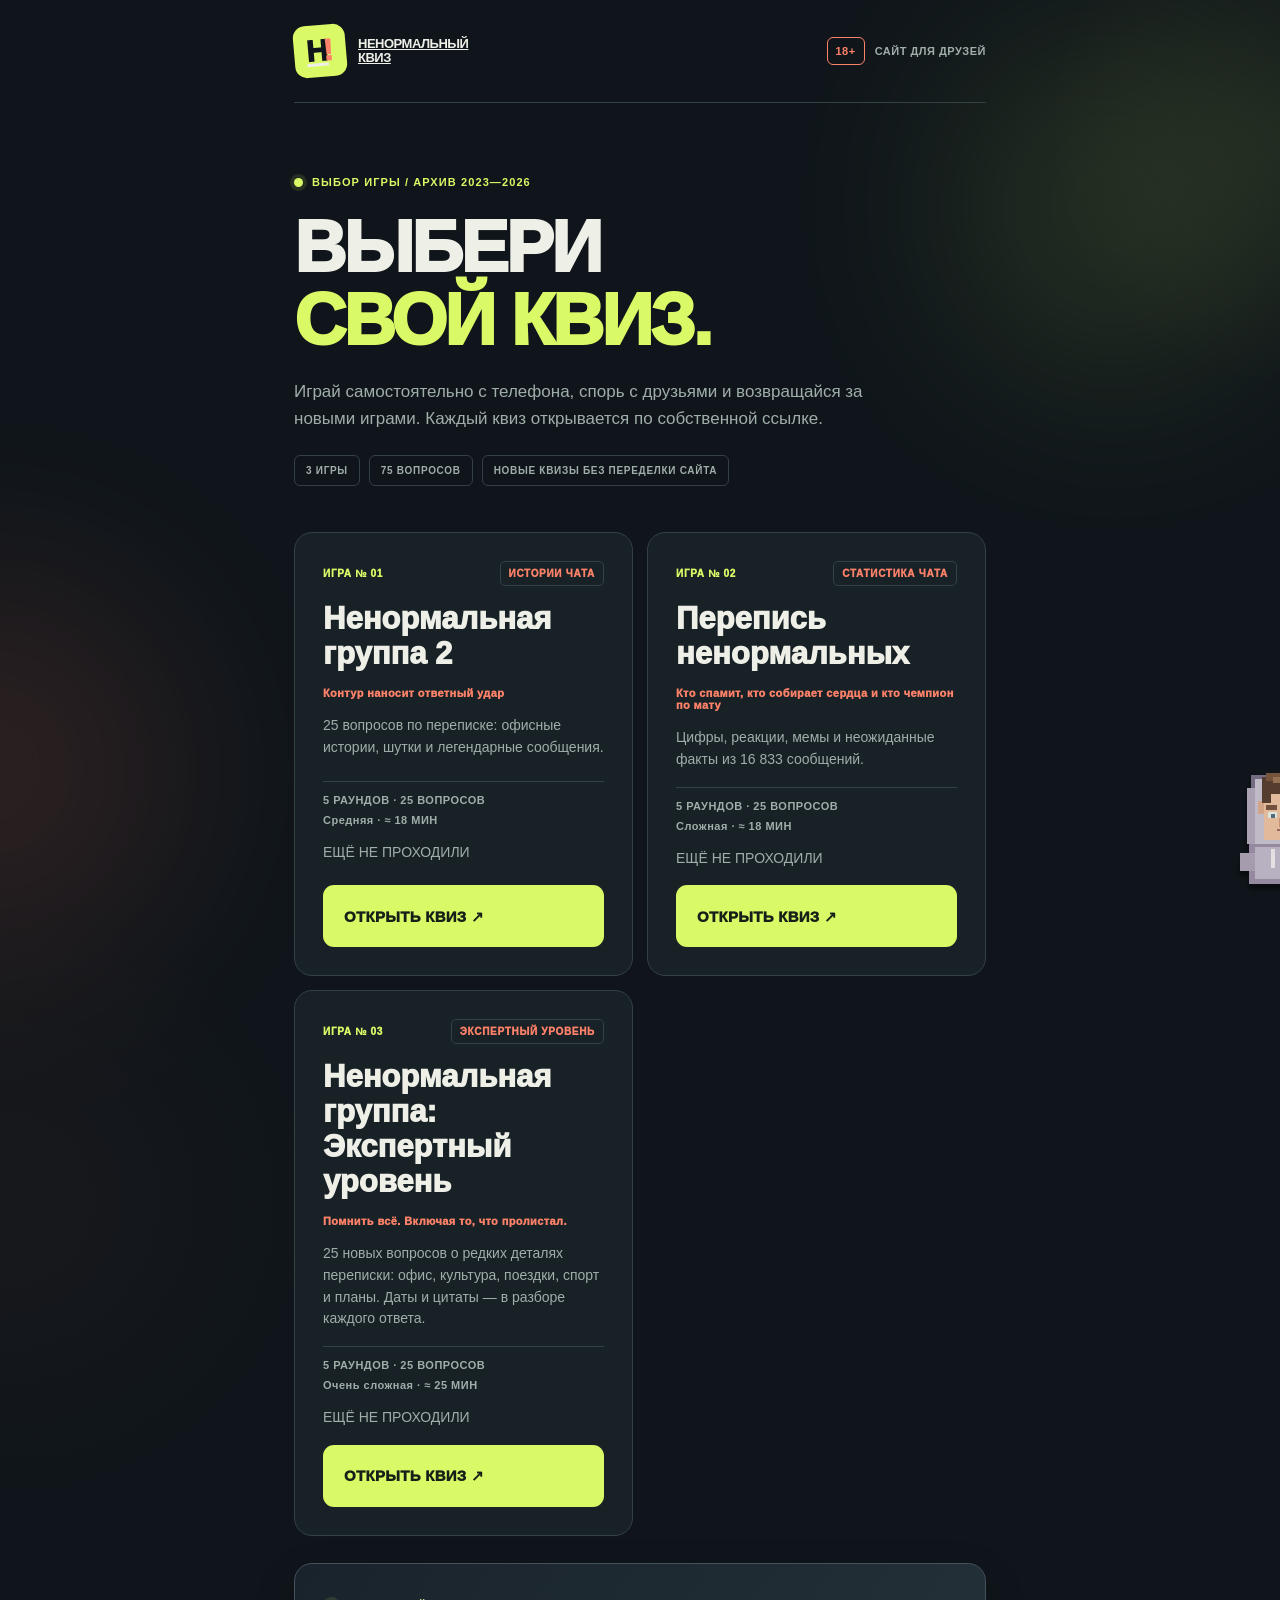
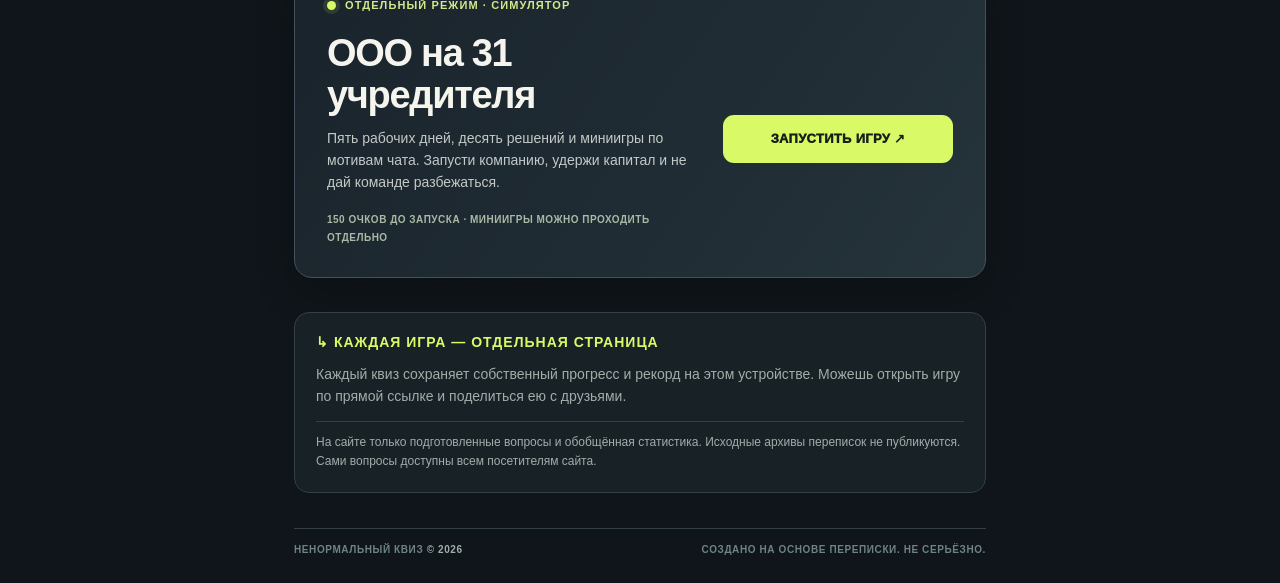
<file: index.html>
<!DOCTYPE html>

<html lang="ru">
<head>
<meta charset="utf-8"/>
<meta content="width=device-width, initial-scale=1, viewport-fit=cover" name="viewport"/>
<meta content="#0f151a" name="theme-color"/>
<meta content="Каталог квизов: истории из переписки и статистика. Выбери игру и пройди её самостоятельно с телефона." name="description"/>
<title>Ненормальный квиз — каталог игр</title>
<link href="./assets/style.css?v=20261013-2" rel="stylesheet"/>



<script defer="True" src="./assets/catalog.js"></script></head>
<body>
<div aria-hidden="true" class="ambient ambient-one"></div>
<div aria-hidden="true" class="ambient ambient-two"></div>
<div class="shell">
<header class="topbar">
<a aria-label="На главную страницу" class="logo" href="./index.html" id="home-logo"><span class="logo-mark">Н<span>!</span></span><span class="logo-text">НЕНОРМАЛЬНЫЙ<br/>КВИЗ</span></a>
<div class="topbar-side"><span class="age-mark">18+</span><span class="topbar-tag">САЙТ ДЛЯ ДРУЗЕЙ</span></div>
</header>
<main id="main-content">
<section aria-labelledby="library-title" class="view" id="view-library">
<div class="library-intro">
<div class="eyebrow"><span class="pulse-dot"></span> ВЫБОР ИГРЫ / АРХИВ 2023—2026</div>
<h1 id="library-title">ВЫБЕРИ<br/><em>СВОЙ КВИЗ.</em></h1>
<p>Играй самостоятельно с телефона, спорь с друзьями и возвращайся за новыми играми. Каждый квиз открывается по собственной ссылке.</p>
<div class="library-facts"><span id="library-count">ЗАГРУЖАЕМ ИГРЫ</span><span id="library-questions">ВОПРОСОВ В КАТАЛОГЕ</span><span id="library-versions">ОБНОВЛЯЕМЫЙ КАТАЛОГ</span></div>
</div>
<div class="quiz-cards" id="library-cards"><p id="catalog-status">Загружаем список квизов…</p></div>
<section class="simulation-promo" aria-labelledby="simulation-title">
  <div class="eyebrow"><span class="pulse-dot"></span> ОТДЕЛЬНЫЙ РЕЖИМ · СИМУЛЯТОР</div>
  <div class="simulation-promo-content">
    <div><h2 id="simulation-title">ООО на 31 учредителя</h2><p>Пять рабочих дней, десять решений и миниигры по мотивам чата. Запусти компанию, удержи капитал и не дай команде разбежаться.</p><span class="simulation-promo-meta">150 ОЧКОВ ДО ЗАПУСКА · МИНИИГРЫ МОЖНО ПРОХОДИТЬ ОТДЕЛЬНО</span></div>
    <a class="btn btn-primary simulation-launch-button" href="./games/ooo-na-31-uchreditelya/">ЗАПУСТИТЬ ИГРУ ↗</a>
  </div>
</section>
<div class="howto library-note"><div class="howto-title">↳ КАЖДАЯ ИГРА — ОТДЕЛЬНАЯ СТРАНИЦА</div><p>Каждый квиз сохраняет собственный прогресс и рекорд на этом устройстве. Можешь открыть игру по прямой ссылке и поделиться ею с друзьями.</p><p class="privacy-note">На сайте только подготовленные вопросы и обобщённая статистика. Исходные архивы переписок не публикуются. Сами вопросы доступны всем посетителям сайта.</p></div>
</section>




</main>
<footer class="footer"><div>НЕНОРМАЛЬНЫЙ КВИЗ <span>© 2026</span></div><div>СОЗДАНО НА ОСНОВЕ ПЕРЕПИСКИ. НЕ СЕРЬЁЗНО.</div></footer>
</div>
<a class="rodion-easter-egg" href="./games/shtannyy-potok/" aria-label="Открыть игру «Штанный поток»" title="Нашёл! Погнали в полёт">
<svg viewBox="0 0 48 56" role="img" aria-hidden="true" shape-rendering="crispEdges">
<rect x="10" y="4" width="28" height="33" fill="#746c82"/>
<rect x="8" y="10" width="32" height="26" fill="#aaa2b3"/>
<rect x="12" y="6" width="24" height="30" fill="#c0b9c6"/>
<rect x="16" y="9" width="16" height="25" fill="#e1ba9b"/>
<rect x="13" y="16" width="3" height="6" fill="#d1a487"/>
<rect x="32" y="16" width="3" height="6" fill="#d1a487"/>
<rect x="15" y="5" width="20" height="8" fill="#543c2f"/>
<rect x="17" y="3" width="14" height="4" fill="#76533b"/>
<rect x="20" y="5" width="9" height="3" fill="#967052"/>
<rect x="28" y="8" width="6" height="4" fill="#684936"/>
<rect x="15" y="12" width="4" height="5" fill="#543c2f"/>
<rect x="17" y="18" width="5" height="2" fill="#72503d"/>
<rect x="26" y="18" width="5" height="2" fill="#72503d"/>
<rect x="18" y="21" width="4" height="3" fill="#dce4dc"/>
<rect x="27" y="21" width="4" height="3" fill="#dce4dc"/>
<rect x="19" y="22" width="2" height="2" fill="#536b7a"/>
<rect x="28" y="22" width="2" height="2" fill="#536b7a"/>
<rect x="23" y="24" width="3" height="4" fill="#c39277"/>
<rect x="22" y="29" width="6" height="1" fill="#9f655e"/>
<rect x="9" y="36" width="30" height="18" fill="#94899f"/>
<rect x="12" y="37" width="24" height="15" fill="#b8b1c1"/>
<rect x="19" y="38" width="2" height="9" fill="#e6dfe1"/>
<rect x="27" y="38" width="2" height="9" fill="#e6dfe1"/>
<rect x="5" y="40" width="7" height="8" fill="#a59cad"/>
<rect x="36" y="40" width="7" height="8" fill="#a59cad"/>
</svg>
</a>
</body>
</html>
</file>
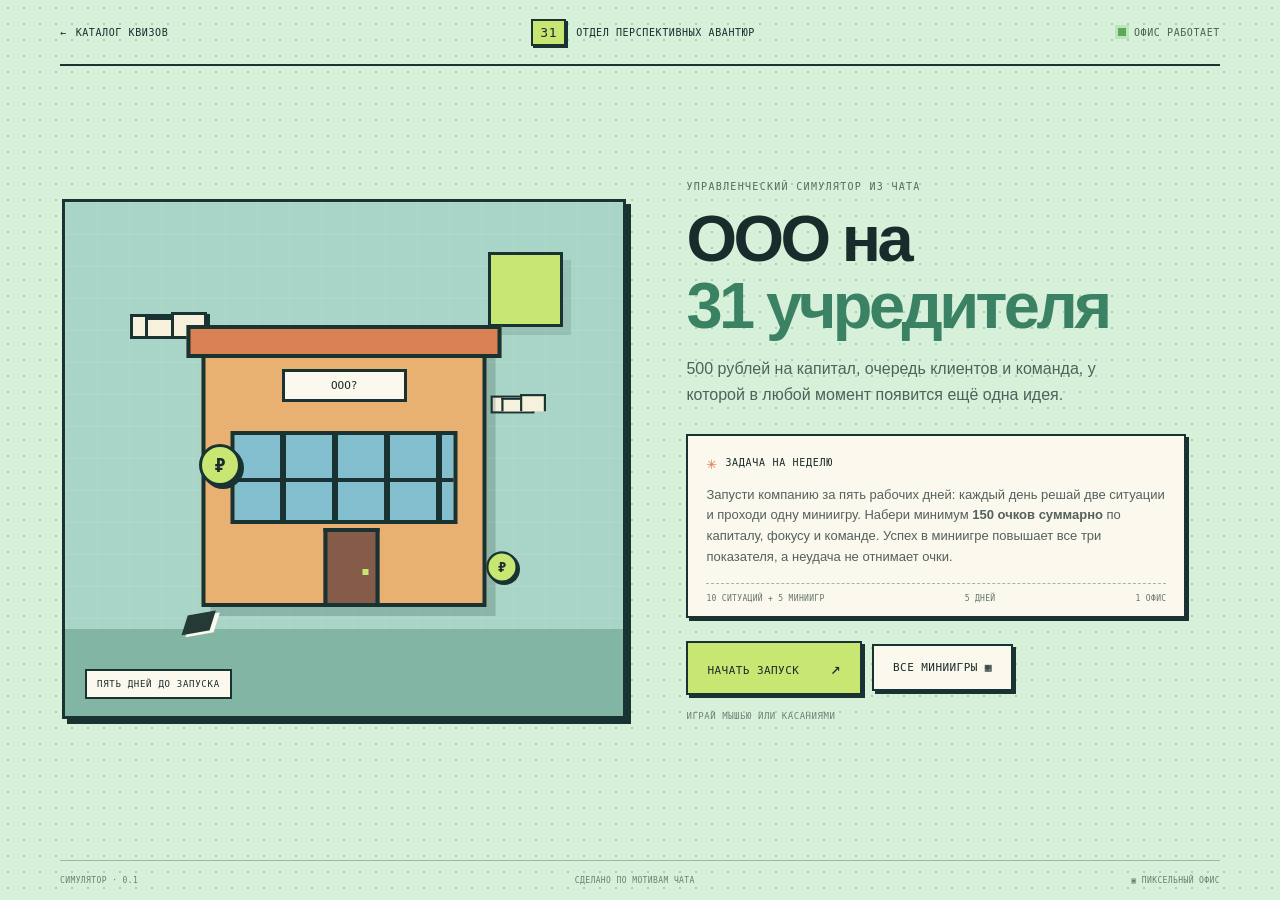
<file: games/ooo-na-31-uchreditelya/index.html>
<!doctype html>
<html lang="ru">
<head>
  <meta charset="utf-8">
  <meta name="viewport" content="width=device-width, initial-scale=1">
  <meta name="theme-color" content="#d7f0da">
  <meta name="description" content="Пять рабочих дней до запуска ООО: решай ситуации, проходи миниигры и удержи капитал, фокус и команду.">
  <title>ООО на 31 учредителя — симулятор</title>
  <link rel="stylesheet" href="game.css?v=mini-result-2">
  <script src="game.js?v=mini-result-3" defer></script>
</head>
<body>
  <main class="shell">
    <header class="topbar">
      <a class="back-link" href="../../index.html" aria-label="Вернуться в каталог игр">← <span>КАТАЛОГ КВИЗОВ</span></a>
      <div class="top-mark"><span class="mark-pixel">31</span><span>ОТДЕЛ ПЕРСПЕКТИВНЫХ АВАНТЮР</span></div>
      <div class="top-status"><span class="live-dot"></span> ОФИС РАБОТАЕТ</div>
    </header>

    <section id="intro" class="intro view">
      <div class="intro-art" aria-hidden="true">
        <div class="sun"></div><div class="cloud cloud-a"></div><div class="cloud cloud-b"></div>
        <div class="office-building"><div class="building-sign">ООО?</div><div class="windows"></div><div class="door"></div></div>
        <div class="briefcase">▰</div><div class="coin coin-a">₽</div><div class="coin coin-b">₽</div>
        <div class="intro-label">ПЯТЬ ДНЕЙ ДО ЗАПУСКА</div>
      </div>
      <div class="intro-copy">
        <p class="eyebrow">УПРАВЛЕНЧЕСКИЙ СИМУЛЯТОР ИЗ ЧАТА</p>
        <h1>ООО на<br><span>31 учредителя</span></h1>
        <p class="intro-lede">500 рублей на капитал, очередь клиентов и команда, у которой в любой момент появится ещё одна идея.</p>
        <div class="briefing">
          <div class="briefing-head"><span class="pixel-star">✳</span> ЗАДАЧА НА НЕДЕЛЮ</div>
          <p>Запусти компанию за пять рабочих дней: каждый день решай две ситуации и проходи одну миниигру. Набери минимум <strong>150 очков суммарно</strong> по капиталу, фокусу и команде. Успех в миниигре повышает все три показателя, а неудача не отнимает очки.</p>
          <div class="briefing-foot"><span>10 СИТУАЦИЙ + 5 МИНИИГР</span><span>5 ДНЕЙ</span><span>1 ОФИС</span></div>
        </div>
        <div class="intro-actions"><button id="start-button" class="button button-primary">НАЧАТЬ ЗАПУСК <span>↗</span></button><button id="mini-gallery-open" class="button button-secondary">ВСЕ МИНИИГРЫ <span>▦</span></button></div>
        <p class="controls-note">ИГРАЙ МЫШЬЮ ИЛИ КАСАНИЯМИ</p>
      </div>
    </section>

    <section id="mini-gallery" class="mini-gallery view hidden">
      <div class="gallery-heading"><div><p class="eyebrow">ОТДЕЛЬНЫЙ РЕЖИМ</p><h1>Выбери миниигру</h1><p>Играй без прохождения рабочей недели. Результаты и штрафы не влияют на основной запуск.</p></div><button id="mini-gallery-home" class="button button-secondary">← НА ГЛАВНУЮ</button></div>
      <div id="mini-gallery-list" class="mini-gallery-list"></div>
    </section>

    <section id="game" class="game view hidden" aria-live="polite">
      <div class="game-heading">
        <div><p class="eyebrow" id="game-kicker">ПЯТЬ ДНЕЙ ДО ЗАПУСКА</p><h1 id="game-title">Рабочая неделя</h1></div>
        <div class="day-badge"><span id="day-number">ДЕНЬ 1</span><strong id="day-name">Понедельник</strong></div>
      </div>
      <div id="mini-arcade-nav" class="mini-arcade-nav hidden"><button id="mini-arcade-back" class="button button-secondary">← К СПИСКУ МИНИИГР</button><span>ОТДЕЛЬНОЕ ПРОХОЖДЕНИЕ · БЕЗ ВЛИЯНИЯ НА ЗАПУСК</span></div>
      <div class="meters" id="meters"></div>
      <div class="game-layout">
        <section class="event-panel panel">
          <div class="event-topline"><span id="event-category" class="category-chip">СРОЧНОЕ</span><span id="event-count">СОБЫТИЕ 01 / 15</span></div>
          <div id="event-content"></div>
          <div class="event-footer"><span class="pixel-star">✳</span><span id="event-tip">Думай о последствиях — ресурсы общие.</span></div>
        </section>
        <aside class="side-column">
          <section class="chat-panel panel">
            <div class="side-title"><span>ЧАТ ГРУППЫ</span><span class="unread-count" id="unread-count">3</span></div>
            <div class="chat-stream" id="chat-stream"></div>
          </section>
          <section class="log-panel panel">
            <div class="side-title"><span>ЖУРНАЛ ЗАПУСКА</span><span class="log-icon">▤</span></div>
            <ol id="event-log" class="event-log"><li class="muted-log">Пока всё под контролем.</li></ol>
          </section>
        </aside>
      </div>
      <footer class="game-footer"><span>ООО «НЕНАЗВАННАЯ КОМПАНИЯ»</span><span id="progress-track">▰▱▱▱▱ 0%</span><span>СОХРАНЕНИЕ: ЛОКАЛЬНОЕ</span></footer>
    </section>

    <section id="ending" class="ending view hidden">
      <div class="ending-stamp" id="ending-stamp">ЗАПУЩЕНО</div>
      <p class="eyebrow">ПЯТЬ ДНЕЙ СПУСТЯ</p>
      <h1 id="ending-title">Компания работает!</h1>
      <p id="ending-copy" class="ending-copy"></p>
      <div id="final-stats" class="final-stats"></div>
      <div class="ending-actions"><button id="again-button" class="button button-primary">ЕЩЁ ОДНА ПОПЫТКА ↗</button><button id="recap-button" class="button button-secondary">ПОСМОТРЕТЬ ИТОГИ</button></div>
      <div id="recap" class="recap hidden"></div>
    </section>
    <footer class="site-foot"><span>СИМУЛЯТОР · 0.1</span><span>СДЕЛАНО ПО МОТИВАМ ЧАТА</span><span>▣ ПИКСЕЛЬНЫЙ ОФИС</span></footer>
  </main>
</body>
</html>
</file>
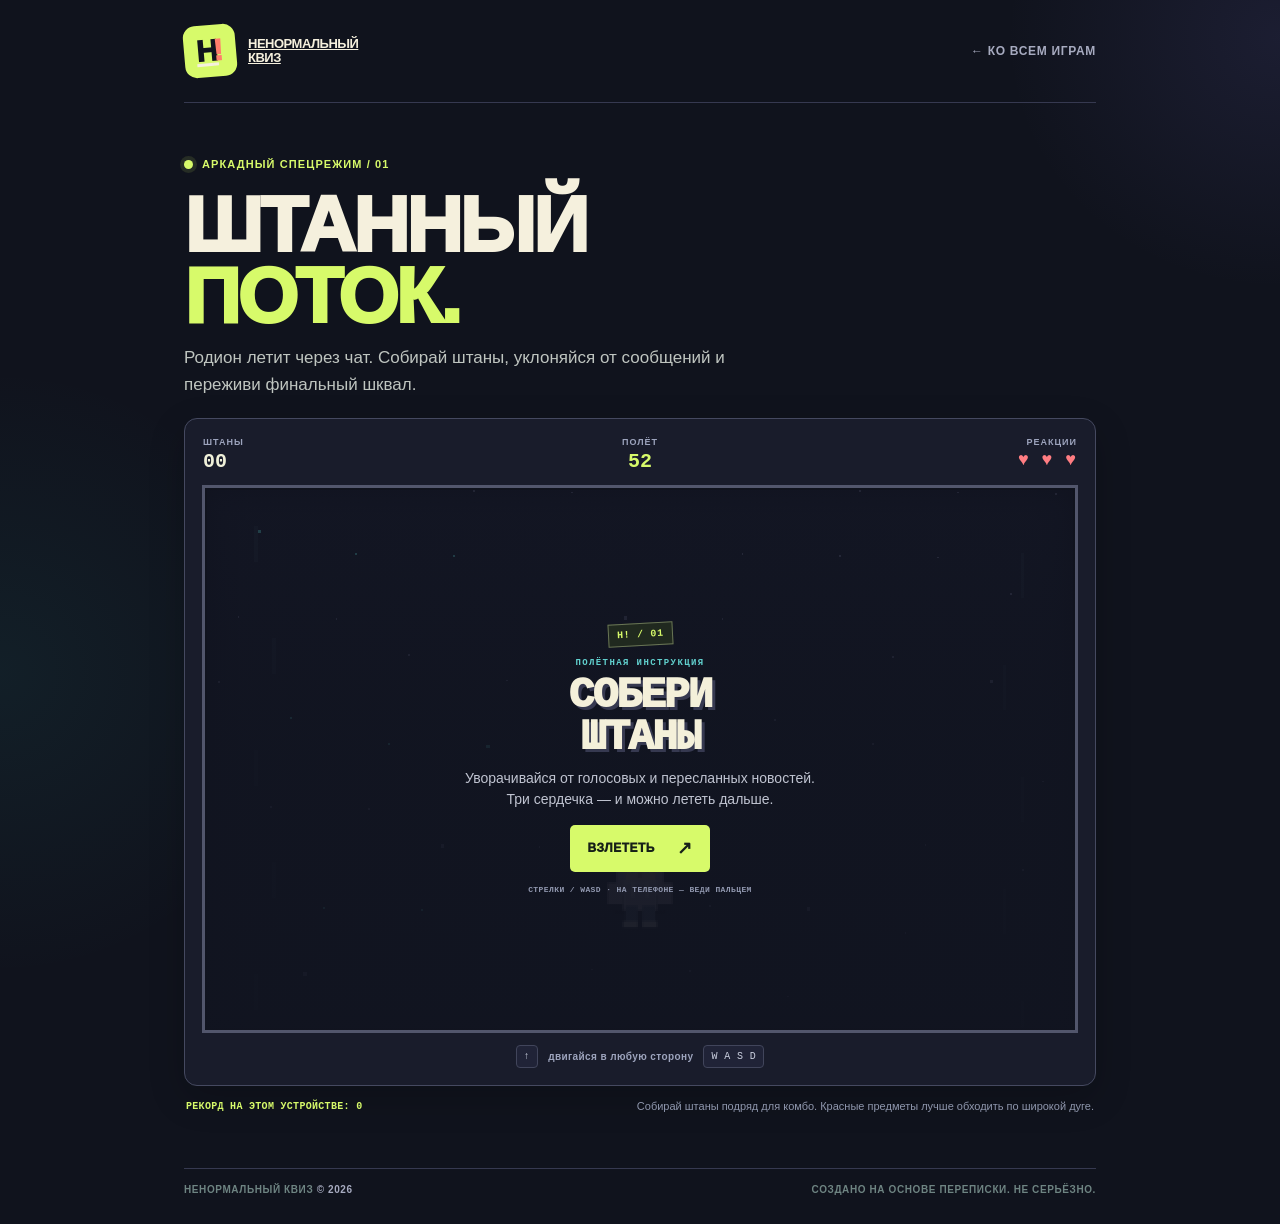
<file: games/shtannyy-potok/index.html>
<!doctype html>
<html lang="ru">
<head>
  <meta charset="utf-8">
  <meta name="viewport" content="width=device-width, initial-scale=1, viewport-fit=cover">
  <meta name="theme-color" content="#10131d">
  <meta name="description" content="Пиксельная аркада: лети сквозь поток сообщений, собирай штаны и уворачивайся от чатового хаоса.">
  <title>Штанный поток — Ненормальный квиз</title>
  <link rel="stylesheet" href="../../assets/style.css">
  <link rel="stylesheet" href="../../assets/shanny.css">
  <script defer src="../../assets/shanny.js"></script>
</head>
<body class="shanny-body">
  <div class="shanny-shell">
    <header class="topbar">
      <a aria-label="На главную страницу" class="logo" href="../../index.html"><span class="logo-mark">Н<span>!</span></span><span class="logo-text">НЕНОРМАЛЬНЫЙ<br>КВИЗ</span></a>
      <a class="text-button shanny-back" href="../../index.html">← КО ВСЕМ ИГРАМ</a>
    </header>

    <main class="shanny-main">
      <div class="shanny-intro">
        <div class="eyebrow"><span class="pulse-dot"></span> АРКАДНЫЙ СПЕЦРЕЖИМ / 01</div>
        <h1>ШТАННЫЙ<br><em>ПОТОК.</em></h1>
        <p>Родион летит через чат. Собирай штаны, уклоняйся от сообщений и переживи финальный шквал.</p>
      </div>

      <section class="arcade" aria-label="Игра Штанный поток">
        <div class="arcade-hud" aria-live="polite">
          <div><span>ШТАНЫ</span><strong id="pants-count">00</strong></div>
          <div class="arcade-hud-center"><span>ПОЛЁТ</span><strong id="time-left">52</strong></div>
          <div class="arcade-lives"><span>РЕАКЦИИ</span><strong id="lives" aria-label="Три жизни">♥ ♥ ♥</strong></div>
        </div>
        <div class="canvas-wrap" id="canvas-wrap">
          <canvas id="flight" width="480" height="300" tabindex="0" aria-label="Поле игры. Управляйте Родионом стрелками, клавишами WASD или пальцем на сенсорном экране.">Для игры нужен браузер с поддержкой Canvas.</canvas>
          <div class="game-overlay" id="game-overlay">
            <div class="overlay-content">
              <div class="pixel-stamp">Н! / 01</div>
              <p class="overlay-kicker" id="overlay-kicker">ПОЛЁТНАЯ ИНСТРУКЦИЯ</p>
              <h2 id="overlay-title">СОБЕРИ<br>ШТАНЫ</h2>
              <p class="overlay-copy" id="overlay-copy">Уворачивайся от голосовых и пересланных новостей. Три сердечка — и можно лететь дальше.</p>
              <button class="btn btn-primary arcade-start" id="start-game" type="button">ВЗЛЕТЕТЬ <span aria-hidden="true">↗</span></button>
              <p class="overlay-controls">СТРЕЛКИ / WASD · НА ТЕЛЕФОНЕ — ВЕДИ ПАЛЬЦЕМ</p>
            </div>
          </div>
        </div>
        <div class="arcade-controls" aria-label="Управление">
          <span class="control-key">↑</span><span>двигайся в любую сторону</span><span class="control-key">W A S D</span>
        </div>
      </section>

      <div class="arcade-below">
        <p id="best-score" class="best-line">РЕКОРД НА ЭТОМ УСТРОЙСТВЕ: 0</p>
        <p class="arcade-tip">Собирай штаны подряд для комбо. Красные предметы лучше обходить по широкой дуге.</p>
      </div>
    </main>

    <footer class="footer"><div>НЕНОРМАЛЬНЫЙ КВИЗ <span>© 2026</span></div><div>СОЗДАНО НА ОСНОВЕ ПЕРЕПИСКИ. НЕ СЕРЬЁЗНО.</div></footer>
  </div>
</body>
</html>
</file>
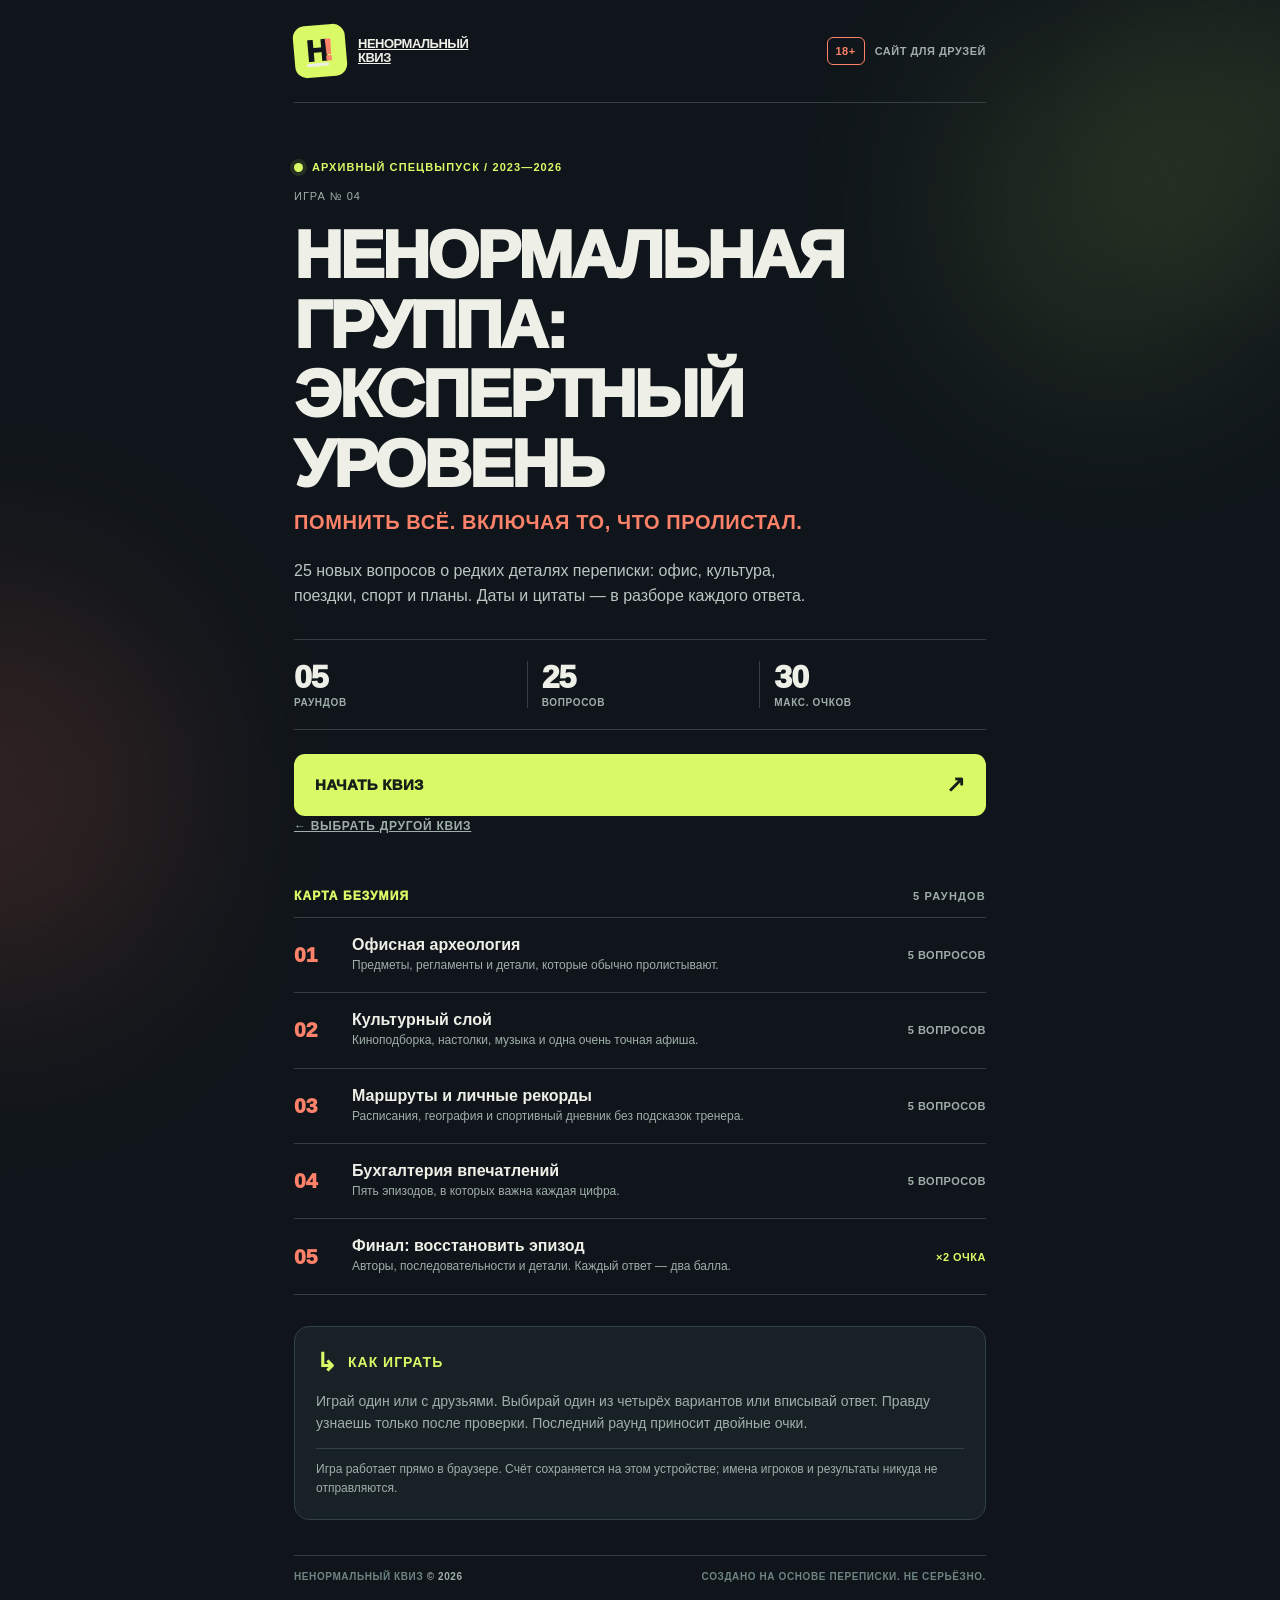
<file: quizzes/ekspertny-uroven/index.html>
<!DOCTYPE html>

<html lang="ru">
<head>
<meta charset="utf-8"/>
<meta content="width=device-width, initial-scale=1, viewport-fit=cover" name="viewport"/>
<meta content="#0f151a" name="theme-color"/>
<meta content="Самостоятельный квиз на 25 вопросов — играй с телефона и сохраняй личные рекорды." name="description"/>
<title>Ненормальный квиз — игра</title>
<link href="../../assets/style.css" rel="stylesheet"/>



<script defer="True" src="../../assets/quiz-engine.js"></script></head>
<body>
<div aria-hidden="true" class="ambient ambient-one"></div>
<div aria-hidden="true" class="ambient ambient-two"></div>
<div class="shell">
<header class="topbar">
<a aria-label="На главную страницу" class="logo" href="../../index.html" id="home-logo"><span class="logo-mark">Н<span>!</span></span><span class="logo-text">НЕНОРМАЛЬНЫЙ<br/>КВИЗ</span></a>
<div class="topbar-side"><span class="age-mark">18+</span><span class="topbar-tag">САЙТ ДЛЯ ДРУЗЕЙ</span></div>
</header>
<main id="main-content">

<section aria-labelledby="home-title" class="view" id="view-home">
<div class="hero">
<div class="eyebrow"><span class="pulse-dot"></span> АРХИВНЫЙ СПЕЦВЫПУСК / 2023—2026</div>
<div aria-hidden="true" class="hero-index" id="hero-number">№ 02 / 03</div>
<h1 id="home-title">НЕНОРМАЛЬНАЯ<br/><em>ГРУППА</em><span class="hero-two">2</span></h1>
<p class="hero-subtitle" id="hero-subtitle">КОНТУР НАНОСИТ ОТВЕТНЫЙ УДАР</p>
<p class="hero-description" id="hero-description">25 вопросов по вашей переписке. Три года офисного абсурда, великих цитат и решений, которые трезвым умом не объяснить.</p>
<div aria-label="Параметры игры" class="stats-strip">
<div><strong>05</strong><small>РАУНДОВ</small></div>
<div><strong>25</strong><small>ВОПРОСОВ</small></div>
<div><strong>30</strong><small>МАКС. ОЧКОВ</small></div>
</div>
<div class="home-actions">
<button class="btn btn-primary btn-big" id="home-play" type="button">НАЧАТЬ КВИЗ <span aria-hidden="true">↗</span></button>
<button class="btn btn-ghost" hidden="" id="home-new" type="button">Начать заново</button>
</div>
<p class="best-line" hidden="" id="home-best"></p><a class="text-button" href="../../index.html" id="home-library">← ВЫБРАТЬ ДРУГОЙ КВИЗ</a>
</div>
<div class="round-list-intro"><div class="section-label">КАРТА БЕЗУМИЯ</div><span>5 РАУНДОВ</span></div>
<ol class="round-list" id="home-rounds"></ol>
<div class="howto">
<div class="howto-title"><span>↳</span> КАК ИГРАТЬ</div>
<p>Играй один или с друзьями. Выбирай один из четырёх вариантов или вписывай ответ. Правду узнаешь только после проверки. Последний раунд приносит двойные очки.</p>
<p class="privacy-note">Игра работает прямо в браузере. Счёт сохраняется на этом устройстве; имена игроков и результаты никуда не отправляются.</p>
</div>
</section>
<section aria-labelledby="question-heading" class="view" hidden="" id="view-game">
<div class="game-toolbar"><a class="text-button" href="../../index.html" id="game-home">← НА ГЛАВНУЮ</a><div class="score-chip"><span>ОЧКИ</span><strong id="game-score">00 / 30</strong></div></div>
<div class="progress-area"><div class="progress-titles"><span id="round-label">РАУНД 01 / 05</span><span id="question-label">ВОПРОС 01 / 25</span></div><div class="progress-track"><div class="progress-fill" id="progress-fill"></div></div></div>
<div class="game-heading"><p class="round-name" id="round-name"></p><div class="question-meta"><span class="type-chip" id="question-type"></span><span class="point-label" id="question-value"></span></div></div>
<article class="question-card"><h2 id="question-heading"></h2><form id="answer-form" novalidate=""><fieldset class="choice-list" hidden="" id="choice-fieldset"><legend class="sr-only">Выберите один вариант</legend><div id="choice-list"></div></fieldset><div class="input-wrap" hidden="" id="input-wrap"><label for="free-answer">ВАШ ОТВЕТ</label><input autocapitalize="sentences" autocomplete="off" id="free-answer" maxlength="180" placeholder="Ну, вспоминайте…" spellcheck="false" type="text"/></div><button class="btn btn-primary btn-big" disabled="" id="check-answer" type="submit">ПРОВЕРИТЬ ОТВЕТ <span aria-hidden="true">→</span></button></form><div aria-live="polite" class="reveal" hidden="" id="answer-reveal"><div class="reveal-status"><div class="reveal-icon" id="reveal-icon"></div><div><div class="reveal-title" id="reveal-title"></div><div class="reveal-points" id="reveal-points"></div></div></div><div class="answer-actual"><span>ПРАВИЛЬНЫЙ ОТВЕТ</span><strong id="correct-answer"></strong></div><p class="answer-explanation" id="answer-explanation"></p><div class="roast-box"><div class="roast-kicker">КОММЕНТАРИЙ РЕДАКЦИИ ↘</div><p id="answer-joke"></p></div><details class="source-details"><summary>ОРИГИНАЛ ИЗ ПЕРЕПИСКИ <span>+</span></summary><p id="answer-source"></p></details><button class="btn btn-outline" hidden="" id="manual-credit" type="button">ЛАДНО, ЗАСЧИТАЙ ПО СМЫСЛУ</button><button class="btn btn-primary btn-big" id="next-question" type="button">СЛЕДУЮЩИЙ ВОПРОС <span aria-hidden="true">→</span></button></div></article>
<div class="under-question"><span>НЕ ГУГЛИТЬ, ЧИТЕРЫ</span><span>ВРЕМЯ НЕ ОГРАНИЧЕНО</span></div>
<button class="text-button restart-link" id="game-restart" type="button">Сбросить прохождение</button>
</section>
<section aria-labelledby="between-title" class="view" hidden="" id="view-between">
<div class="between-hero"><span class="eyebrow">РАУНД ПРОЙДЕН / ПРОДОЛЖАЕМ ЦИРК</span><div class="oversize-index" id="between-number">01</div><h2 id="between-title"></h2><div class="between-score"><span id="between-points"></span><small>БАЛЛОВ ЗА РАУНД</small></div><p id="between-roast"></p></div>
<div class="next-round-panel"><span>СЛЕДУЮЩИЙ РАУНД</span><h3 id="between-next-title"></h3><p id="between-next-description"></p></div>
<button class="btn btn-primary btn-big" id="between-continue" type="button">ПРОДОЛЖИТЬ <span aria-hidden="true">↗</span></button>
<a class="text-button center-button" href="../../index.html" id="between-home">Пока хватит, к списку игр</a>
</section>
<section aria-labelledby="finish-title" class="view" hidden="" id="view-finish">
<div class="final-hero"><div class="eyebrow"><span class="pulse-dot"></span> АРХИВ ПРОЙДЕН / ВЫЖИЛИ НЕ ВСЕ</div><h2 id="finish-title">РЕЗУЛЬТАТ</h2><div class="final-score" id="finish-score">00<span>/30</span></div><div class="final-badge" id="finish-badge"></div><p class="final-description" id="finish-description"></p><p class="best-line" id="finish-best"></p></div>
<div class="score-by-round"><div class="section-label">РАЗБОР ПОЛЁТОВ</div><div id="finish-rounds"></div></div>
<div class="finish-actions"><button class="btn btn-primary btn-big" id="share-result" type="button">ПОДЕЛИТЬСЯ РЕЗУЛЬТАТОМ <span aria-hidden="true">↗</span></button><button class="btn btn-outline" id="finish-restart" type="button">СЫГРАТЬ ЕЩЁ РАЗ</button><a class="btn btn-ghost" href="../../index.html" id="finish-library">ВЫБРАТЬ ДРУГОЙ КВИЗ</a></div>
<div class="share-fallback" hidden="" id="share-fallback"><label for="share-message">Скопируйте результат и отправьте друзьям:</label><textarea id="share-message" readonly="" rows="3"></textarea></div>
</section>
</main>
<footer class="footer"><div>НЕНОРМАЛЬНЫЙ КВИЗ <span>© 2026</span></div><div>СОЗДАНО НА ОСНОВЕ ПЕРЕПИСКИ. НЕ СЕРЬЁЗНО.</div></footer>
</div>
</body>
</html>
</file>
<file: assets/style.css>
[hidden]{display:none!important}
:root{color-scheme:dark;--bg:#0f151a;--surface:#182126;--surface-soft:#1b282d;--line:#334145;--text:#eef0e8;--muted:#a0aeaa;--acid:#d9fa66;--orange:#fd8269;--light:#f7f9ef;--max:760px}
*{box-sizing:border-box}html{min-width:320px;scroll-behavior:smooth;overflow-x:hidden}body{margin:0;background:radial-gradient(ellipse 310px 340px at 100% 6%,rgba(189,232,91,.07),transparent 75%),radial-gradient(ellipse 410px 390px at 0% 55%,rgba(243,112,82,.04),transparent 78%),var(--bg);color:var(--text);font-family:-apple-system,BlinkMacSystemFont,'Segoe UI',Arial,sans-serif;min-height:100vh;overflow-x:hidden}button,input,textarea{font:inherit}button{cursor:pointer}button:focus-visible,input:focus-visible,summary:focus-visible{outline:3px solid var(--acid);outline-offset:3px}button:disabled{cursor:not-allowed;opacity:.5}::selection{background:var(--acid);color:#0f151a}.ambient{position:absolute;border-radius:50%;filter:blur(95px);pointer-events:none;opacity:.12;z-index:-1}.ambient-one{top:25px;right:0;width:330px;height:360px;background:#bde85b}.ambient-two{top:570px;left:-200px;width:380px;height:400px;background:#f37052}.shell{max-width:var(--max);margin:0 auto;padding:0 clamp(17px,4vw,34px)}.topbar{display:flex;justify-content:space-between;align-items:center;gap:18px;border-bottom:1px solid var(--line);padding:20px 0}.logo{border:0;background:none;color:var(--text);display:flex;align-items:center;gap:12px;text-align:left;padding:0}.logo-mark{display:inline-flex;align-items:center;justify-content:center;border-radius:12px;background:var(--acid);color:var(--bg);font-size:30px;font-weight:1000;letter-spacing:-5px;width:52px;height:52px;padding-right:6px;transform:rotate(-5deg)}.logo-mark span{color:var(--orange)}.logo-text{font-weight:900;letter-spacing:-.5px;line-height:1.05;font-size:13px}.topbar-side{display:flex;align-items:center;gap:10px;font-size:11px;white-space:nowrap;font-weight:800;letter-spacing:.5px}.age-mark{padding:7px 8px;border:1px solid var(--orange);color:var(--orange);border-radius:6px}.topbar-tag{color:var(--muted)}main{min-height:540px}.view[hidden]{display:none!important}.hero{padding:38px 0 40px;position:relative}.eyebrow{display:inline-flex;align-items:center;gap:9px;font-size:11px;font-weight:850;letter-spacing:1.1px;color:var(--acid);line-height:1.4}.pulse-dot{width:9px;height:9px;display:inline-block;border-radius:50%;background:var(--acid);box-shadow:0 0 0 4px #d9fa661c}.hero-index{color:var(--muted);font-size:11px;margin-top:14px;letter-spacing:1px}.hero h1{margin:18px 0 12px;font-size:clamp(36px,8.6vw,67px);font-weight:1000;letter-spacing:-2.8px;line-height:1.04;position:relative;max-width:640px}.hero h1 em{font-style:normal;color:var(--acid)}.hero-two{font-size:.55em;display:inline-block;margin-left:8px;color:var(--orange);transform:rotate(-9deg) translateY(-18px)}.hero-subtitle{font-size:clamp(14px,3.3vw,20px);font-weight:900;color:var(--orange);letter-spacing:.6px;margin:0 0 24px}.hero-description{font-size:16px;line-height:1.6;max-width:530px;color:#bac7c2;margin:0 0 30px}.stats-strip{display:grid;grid-template-columns:repeat(3,minmax(0,1fr));border-top:1px solid var(--line);border-bottom:1px solid var(--line);padding:21px 0;gap:6px;margin-bottom:24px}.stats-strip div{display:flex;flex-direction:column;gap:4px}.stats-strip div+div{padding-left:14px;border-left:1px solid var(--line)}.stats-strip strong{font-size:32px;line-height:1;font-weight:950;letter-spacing:-1px}.stats-strip small{font-size:10px;letter-spacing:.65px;color:var(--muted);font-weight:800}.btn{display:inline-flex;align-items:center;justify-content:center;gap:12px;border-radius:11px;min-height:48px;padding:12px 20px;font-size:13px;font-weight:950;letter-spacing:.3px;text-align:center;text-decoration:none;border:1px solid transparent;line-height:1.4;transition:background .2s,border-color .2s,transform .12s}.btn:not(:disabled):active{transform:translateY(1px)}.btn-big{min-height:62px;width:100%;justify-content:space-between;font-size:15px;padding:17px 20px}.btn-big span{font-size:23px;line-height:1}.btn-primary{background:var(--acid);color:#162018}.btn-primary:hover:not(:disabled){background:#ecffa3}.btn-outline{border:1px solid var(--line);background:transparent;color:var(--text);width:100%}.btn-outline:hover{border-color:var(--acid)}.btn-ghost{background:transparent;color:var(--muted);border:1px solid var(--line)}.btn-ghost:hover{color:var(--text)}.home-actions{display:flex;flex-direction:column;gap:10px}.best-line{font-size:13px;color:var(--acid);font-weight:800;margin-top:13px}.round-list-intro{display:flex;justify-content:space-between;align-items:baseline;gap:10px;margin-top:15px;color:var(--muted);font-size:11px;letter-spacing:1.2px;font-weight:800}.section-label{font-size:12px;font-weight:950;letter-spacing:1.1px;color:var(--acid)}.round-list{padding:0;margin:14px 0 31px;list-style:none;border-top:1px solid var(--line)}.round-list li{display:grid;grid-template-columns:46px minmax(0,1fr) auto;gap:12px;align-items:center;padding:18px 0;border-bottom:1px solid var(--line)}.round-num{font-size:21px;font-weight:1000;color:var(--orange)}.round-info strong{display:block;font-size:16px}.round-info span{display:block;font-size:12px;color:var(--muted);margin-top:3px;line-height:1.45}.round-points{font-size:11px;letter-spacing:.5px;color:var(--muted);font-weight:850}.round-points.double{color:var(--acid)}.howto{background:var(--surface);border:1px solid var(--line);border-radius:15px;padding:21px}.howto-title{display:flex;gap:10px;align-items:center;color:var(--acid);font-size:14px;font-weight:900;letter-spacing:1px}.howto-title span{font-size:25px}.howto p{font-size:14px;color:var(--muted);line-height:1.6;margin:13px 0 0}.howto .privacy-note{font-size:12px;border-top:1px solid var(--line);padding-top:11px}.footer{display:flex;flex-wrap:wrap;justify-content:space-between;gap:10px;margin:35px 0 28px;padding-top:15px;border-top:1px solid var(--line);font-size:10px;font-weight:800;letter-spacing:.6px;color:#6e8482}.footer span{color:var(--muted)}.game-toolbar{display:flex;justify-content:space-between;align-items:center;gap:10px;padding:25px 0}.text-button{padding:10px 0;background:none;border:0;color:var(--muted);font-size:12px;font-weight:850;letter-spacing:.7px;text-align:left}.text-button:hover{color:var(--acid)}.score-chip{display:flex;align-items:baseline;gap:11px;padding:8px 12px;background:var(--surface);border:1px solid var(--line);border-radius:8px;white-space:nowrap}.score-chip span{font-size:10px;font-weight:850;color:var(--muted)}.score-chip strong{font-size:16px;color:var(--acid)}.progress-area{margin:0 0 28px}.progress-titles{display:flex;justify-content:space-between;gap:12px;letter-spacing:.75px;font-size:11px;font-weight:900;margin-bottom:9px;color:var(--muted)}.progress-titles span:first-child{color:var(--acid)}.progress-track{height:6px;background:var(--line);border-radius:6px;overflow:hidden}.progress-fill{height:100%;width:0;background:var(--acid);border-radius:6px;transition:width .28s}.game-heading{margin-bottom:19px}.round-name{font-size:21px;line-height:1.2;font-weight:950;margin:0 0 15px}.question-meta{display:flex;justify-content:space-between;align-items:center;gap:12px}.type-chip{font-size:10px;letter-spacing:.5px;padding:7px 10px;border:1px solid var(--line);border-radius:5px;color:var(--muted);font-weight:800}.point-label{font-size:11px;color:var(--orange);letter-spacing:.8px;font-weight:900}.question-card{border:1px solid var(--line);border-radius:18px;background:var(--surface);padding:clamp(19px,4vw,29px)}.question-card h2{font-size:clamp(21px,4.6vw,29px);line-height:1.34;letter-spacing:-.5px;margin:0 0 26px;font-weight:900;overflow-wrap:break-word}.choice-list{border:0;margin:0 0 20px;padding:0;min-width:0}.choice-list>div{display:grid;gap:11px}.answer-option{display:flex;align-items:center;gap:13px;min-height:62px;padding:12px 14px;border:1px solid #415154;border-radius:11px;background:#1e2a30;cursor:pointer;transition:border-color .12s,background .12s}.answer-option:hover{border-color:#8caa8c}.answer-option:has(input:checked){border-color:var(--acid);background:#293b31}.answer-option:focus-within{outline:2px solid var(--acid);outline-offset:2px}.answer-option input{position:absolute;opacity:0;width:1px;height:1px}.option-letter{flex:0 0 34px;height:34px;display:flex;align-items:center;justify-content:center;border-radius:8px;background:#324146;font-weight:950;color:var(--text);font-size:13px}.answer-option:has(input:checked) .option-letter{background:var(--acid);color:#142218}.option-text{font-size:14px;line-height:1.45;min-width:0;overflow-wrap:break-word}.input-wrap{margin-bottom:19px}.input-wrap label{display:block;margin-bottom:9px;font-size:11px;font-weight:950;letter-spacing:.8px;color:var(--muted)}.input-wrap input{display:block;width:100%;border:1px solid #516064;background:#0f181c;border-radius:11px;min-height:60px;padding:12px 15px;color:var(--text);font-size:16px}.input-wrap input::placeholder{color:#768884}.reveal{border-top:1px solid var(--line);padding-top:20px;display:grid;gap:17px}.reveal-status{display:flex;gap:14px;align-items:center}.reveal-icon{width:45px;height:45px;flex:0 0 45px;background:var(--acid);border-radius:11px;color:#142219;display:flex;align-items:center;justify-content:center;font-size:27px;font-weight:950}.reveal-icon.is-wrong{background:var(--orange)}.reveal-title{font-size:19px;line-height:1.2;font-weight:950}.reveal-points{font-size:12px;font-weight:800;color:var(--muted);margin-top:4px}.answer-actual{padding:15px;border-radius:10px;border:1px solid #526948;background:#29362d}.answer-actual span{display:block;font-size:10px;letter-spacing:.8px;font-weight:850;color:#aec69d}.answer-actual strong{display:block;margin-top:7px;font-size:20px;line-height:1.3}.answer-explanation{line-height:1.6;font-size:14px;color:#c5d0c9;margin:0}.roast-box{background:#292a25;padding:16px;border:1px solid #4c4733;border-radius:11px}.roast-kicker{color:var(--orange);font-size:10px;letter-spacing:1px;font-weight:950}.roast-box p{font-size:14px;margin:8px 0 0;line-height:1.55}.source-details{border:1px solid var(--line);border-radius:9px;padding:13px 15px}.source-details summary{list-style:none;cursor:pointer;color:var(--muted);font-size:11px;letter-spacing:.7px;font-weight:850;display:flex;align-items:center;justify-content:space-between;gap:10px}.source-details summary::-webkit-details-marker{display:none}.source-details[open] summary span{transform:rotate(45deg)}.source-details p{font-size:12px;line-height:1.6;color:var(--muted);margin:12px 0 0}.under-question{display:flex;justify-content:space-between;gap:12px;color:#7f918c;font-size:10px;font-weight:850;letter-spacing:.5px;margin-top:17px}.restart-link{display:block;margin:35px auto 0;font-size:11px}.between-hero{padding:42px 0 25px}.oversize-index{color:var(--acid);font-size:clamp(95px,21vw,174px);letter-spacing:-9px;font-weight:1000;line-height:1;margin-top:18px}.between-hero h2{font-size:clamp(24px,6vw,40px);font-weight:950;margin:0 0 27px}.between-score{display:flex;align-items:baseline;gap:14px}.between-score>span{font-size:42px;font-weight:950}.between-score small{font-size:11px;letter-spacing:.9px;color:var(--muted);font-weight:850}.between-hero>p{color:var(--muted);font-size:15px;line-height:1.6;margin-top:18px}.next-round-panel{border:1px solid var(--line);background:var(--surface);padding:21px;border-radius:14px;margin-bottom:20px}.next-round-panel>span{font-size:11px;letter-spacing:.8px;color:var(--acid);font-weight:950}.next-round-panel h3{font-size:21px;line-height:1.3;margin:10px 0 5px}.next-round-panel p{font-size:13px;line-height:1.5;color:var(--muted);margin:0}.center-button{display:block;margin:15px auto;text-align:center}.final-hero{text-align:center;padding:42px 0 30px}.final-hero h2{font-size:27px;margin:26px 0 0;font-weight:950;letter-spacing:-.5px}.final-score{font-size:clamp(88px,22vw,143px);line-height:1;letter-spacing:-8px;color:var(--acid);font-weight:1000;margin:19px 0 18px}.final-score span{font-size:.26em;letter-spacing:-1px;color:#859994}.final-badge{font-size:19px;font-weight:900;color:var(--text);line-height:1.3}.final-description{font-size:15px;line-height:1.6;color:var(--muted);max-width:480px;margin:14px auto}.score-by-round{border-top:1px solid var(--line);margin-top:3px;padding-top:22px}.score-row{display:flex;align-items:center;justify-content:space-between;gap:12px;border-bottom:1px solid var(--line);padding:15px 0;font-size:14px}.score-row strong{font-size:16px;flex:0 0 auto}.finish-actions{display:grid;gap:12px;margin-top:25px}.share-fallback{margin-top:15px}.share-fallback label{color:var(--muted);font-size:12px}.share-fallback textarea{width:100%;margin-top:7px;resize:vertical;min-height:95px;padding:12px;border:1px solid var(--line);background:var(--surface);color:var(--text);border-radius:10px}.sr-only{position:absolute;width:1px;height:1px;overflow:hidden;clip:rect(0,0,0,0);white-space:nowrap}
@media(min-width:580px){.hero{padding-top:55px}.home-actions{flex-direction:row;align-items:stretch}.home-actions .btn-primary{flex:1}.home-actions .btn-ghost{min-width:180px}.question-card{padding:28px}.topbar{padding:25px 0}}
@media(max-width:365px){.topbar-tag{display:none}.hero h1{font-size:34px;letter-spacing:-1.8px}.hero-two{margin-left:3px}.btn-big{font-size:13px;padding:15px}.round-list li{grid-template-columns:32px minmax(0,1fr) auto;gap:8px}.round-info strong{font-size:14px}.stats-strip strong{font-size:27px}.stats-strip small{font-size:9px}.question-card h2{font-size:20px}}
@media(prefers-reduced-motion:reduce){*{scroll-behavior:auto!important;transition:none!important;animation:none!important}}

/* Главная страница каталога квизов */
.library-intro{padding:clamp(35px,7vw,70px) 0 25px}
.library-intro h1{font-size:clamp(38px,8.5vw,72px);letter-spacing:-2.7px;line-height:1.02;margin:20px 0;font-weight:1000}
.library-intro h1 em{font-style:normal;color:var(--acid)}
.library-intro>p{max-width:590px;color:var(--muted);font-size:clamp(14px,2.5vw,17px);line-height:1.62}
.library-facts{display:flex;flex-wrap:wrap;gap:9px;margin:22px 0 5px}
.library-facts span{font-size:10px;font-weight:900;letter-spacing:.7px;padding:9px 11px;border:1px solid var(--line);border-radius:6px;color:var(--muted)}
.quiz-cards{display:grid;grid-template-columns:1fr;gap:14px;margin:16px 0 27px}
.quiz-tile{background:var(--surface);border:1px solid var(--line);border-radius:18px;padding:clamp(19px,4vw,28px);min-width:0;display:flex;flex-direction:column;gap:16px}
.quiz-tile-label{display:flex;justify-content:space-between;gap:12px;align-items:center;font-size:10px;font-weight:950;color:var(--acid);letter-spacing:.7px}
.quiz-tile-badge{color:var(--orange);border:1px solid var(--line);padding:6px 8px;border-radius:5px}
.quiz-tile h2{font-size:clamp(23px,4vw,31px);line-height:1.12;margin:0;font-weight:950}
.quiz-tile .quiz-sub{color:var(--orange);font-size:11px;font-weight:950;letter-spacing:.4px}
.quiz-tile p{font-size:14px;line-height:1.55;color:var(--muted);margin:0;flex-grow:1}
.quiz-tile-info{font-size:11px;letter-spacing:.5px;font-weight:850;color:var(--muted);border-top:1px solid var(--line);padding-top:12px;display:flex;flex-wrap:wrap;justify-content:space-between;gap:8px}
.quiz-tile .btn{margin-top:auto}
.library-note{margin-top:24px}
@media(min-width:630px){.quiz-cards{grid-template-columns:repeat(2,minmax(0,1fr))}}
@media(max-width:365px){.library-intro h1{font-size:36px;letter-spacing:-1.8px}}

/* Тайная кнопка аркады: Родион выглядывает из-за края каталога. */
.rodion-easter-egg{position:fixed;z-index:20;right:-54px;bottom:12px;width:105px;height:122px;display:block;overflow:hidden;filter:drop-shadow(0 5px 2px #0007);transform:translateX(0);transition:transform .22s ease;outline-offset:-3px}
.rodion-easter-egg svg{display:block;width:100%;height:100%;image-rendering:pixelated;transition:transform .22s ease;transform-origin:bottom right}
.rodion-easter-egg:hover,.rodion-easter-egg:focus-visible{transform:translateX(-48px)}
.rodion-easter-egg:focus-visible{outline:3px solid var(--acid)}
.rodion-easter-egg:hover svg,.rodion-easter-egg:focus-visible svg{transform:scale(1.04)}
@media(max-width:480px){.rodion-easter-egg{right:-48px;bottom:8px;width:94px;height:110px}.rodion-easter-egg:hover,.rodion-easter-egg:focus-visible{transform:translateX(-43px)}}
@media(prefers-reduced-motion:reduce){.rodion-easter-egg,.rodion-easter-egg svg{transition:none}}

.simulation-promo{margin:26px 0 34px;padding:clamp(20px,4vw,32px);background:linear-gradient(125deg,#19232b,#25333a);border:1px solid #45515a;border-radius:18px;color:#f5f4ed;box-shadow:0 16px 40px #0003}.simulation-promo .eyebrow{margin:0 0 20px;color:#d4e98b}.simulation-promo-content{display:grid;grid-template-columns:minmax(0,1fr) auto;align-items:center;gap:28px}.simulation-promo h2{margin:0 0 10px;font-size:clamp(24px,4.6vw,38px);letter-spacing:-1.3px;line-height:1.1}.simulation-promo p{max-width:650px;margin:0 0 15px;color:#c3c9c6;font-size:14px;line-height:1.6}.simulation-promo-meta{color:#aab9a5;font-size:10px;font-weight:850;letter-spacing:.5px}.simulation-launch-button{width:auto!important;min-width:230px;max-width:100%;flex:none;justify-self:end;white-space:nowrap}@media(max-width:630px){.simulation-promo-content{grid-template-columns:1fr;align-items:stretch;gap:20px}.simulation-launch-button{width:100%!important;justify-self:stretch;white-space:normal}}
</file>
<file: games/ooo-na-31-uchreditelya/game.css>
:root{--ink:#192c2c;--muted:#667673;--paper:#fbf8ed;--line:#193332;--mint:#d7f0da;--green:#84c47a;--lime:#c7e672;--orange:#f2a05a;--red:#e77364;--blue:#7eaed0;--shadow:5px 5px 0 var(--line);--mono:'DM Mono',ui-monospace,SFMono-Regular,monospace;--sans:Manrope,Arial,sans-serif}
*{box-sizing:border-box}body{margin:0;background-color:var(--mint);background-image:radial-gradient(#a5d4aa 1px,transparent 1px);background-size:16px 16px;color:var(--ink);font-family:var(--sans);min-height:100vh}.shell{max-width:1220px;margin:0 auto;padding:0 30px}.topbar{height:66px;border-bottom:2px solid var(--line);display:flex;align-items:center;justify-content:space-between;font:500 10px var(--mono);letter-spacing:.06em}.back-link{color:var(--ink);text-decoration:none;display:flex;gap:9px;align-items:center}.back-link:first-letter{font-size:18px}.top-mark{display:flex;align-items:center;gap:10px}.mark-pixel{background:var(--lime);border:2px solid var(--line);box-shadow:2px 2px 0 var(--line);padding:4px 7px;font-weight:500;font-size:13px}.top-status{display:flex;align-items:center;gap:8px;color:#49634f}.live-dot{width:8px;height:8px;border-radius:0;background:#58ab52;box-shadow:0 0 0 3px #58ab5230}.view{min-height:calc(100vh - 106px)}.hidden{display:none!important}.intro{display:grid;grid-template-columns:1.03fr .97fr;gap:60px;align-items:center;padding:46px 2px 54px}.intro-art{height:520px;position:relative;background:#a8d5c7;border:3px solid var(--line);box-shadow:var(--shadow);overflow:hidden;background-image:linear-gradient(0deg,#82b5a3 0 17%,transparent 17%),linear-gradient(90deg,#ffffff18 1px,transparent 1px),linear-gradient(#ffffff18 1px,transparent 1px);background-size:auto,32px 32px,32px 32px}.sun{position:absolute;width:75px;height:75px;background:var(--lime);top:50px;right:60px;border:3px solid var(--line);box-shadow:8px 8px 0 #19333220}.cloud{position:absolute;height:25px;background:#f5f1dc;border:3px solid var(--line);top:112px}.cloud:before,.cloud:after{content:"";position:absolute;background:#f5f1dc;border:3px solid var(--line);border-bottom:0;bottom:0}.cloud:before{width:25px;height:16px;left:12px}.cloud:after{width:30px;height:21px;left:38px}.cloud-a{width:80px;left:65px}.cloud-b{width:61px;right:80px;top:190px;transform:scale(.72)}.office-building{position:absolute;width:285px;height:260px;left:50%;top:145px;transform:translateX(-50%);background:#e8b071;border:4px solid var(--line);box-shadow:9px 9px 0 #19333232}.office-building:before{content:"";position:absolute;left:-19px;right:-19px;top:-26px;height:25px;background:#d88254;border:4px solid var(--line)}.building-sign{position:absolute;top:18px;left:50%;transform:translateX(-50%);width:125px;text-align:center;padding:7px 4px;background:var(--paper);border:3px solid var(--line);font:500 11px var(--mono)}.windows{position:absolute;left:25px;right:25px;top:80px;height:93px;background:repeating-linear-gradient(90deg,#84bfd0 0 46px,#193332 46px 52px);border:4px solid var(--line)}.windows:after{content:"";position:absolute;left:0;right:0;top:43px;border-top:4px solid var(--line)}.door{position:absolute;bottom:0;left:118px;width:56px;height:75px;background:#855b4a;border:4px solid var(--line);border-bottom:0}.door:after{content:"";position:absolute;width:6px;height:6px;background:var(--lime);right:7px;top:37px}.briefcase{position:absolute;bottom:68px;left:calc(50% - 165px);font-size:50px;color:#253a34;text-shadow:3px 3px var(--paper);transform:rotate(-10deg)}.coin{position:absolute;width:42px;height:42px;border:3px solid var(--line);background:var(--lime);border-radius:50%;font:600 19px var(--mono);display:grid;place-items:center;box-shadow:3px 3px 0 var(--line)}.coin-a{left:24%;top:47%}.coin-b{right:18%;bottom:25%;transform:scale(.75)}.intro-label{position:absolute;bottom:17px;left:20px;background:var(--paper);border:2px solid var(--line);padding:8px 10px;font:500 9px var(--mono);letter-spacing:.08em}.intro-copy{max-width:500px}.eyebrow{font:500 10px var(--mono);letter-spacing:.13em;color:#526e63;margin:0 0 14px}.intro h1,.game h1,.ending h1{font-size:clamp(38px,5.4vw,65px);line-height:1.02;letter-spacing:-.055em;margin:0 0 17px;font-weight:800}.intro h1 span{color:#3b8264}.intro-lede{font-size:16px;line-height:1.65;color:#4d625b;max-width:435px;margin:0 0 25px}.briefing{background:var(--paper);border:2px solid var(--line);box-shadow:3px 3px 0 var(--line);padding:17px 18px 13px;margin:0 0 23px}.briefing-head{font:500 10px var(--mono);letter-spacing:.07em;display:flex;align-items:center;gap:8px}.pixel-star{color:#d57b4a;font-size:17px}.briefing p{font-size:13px;line-height:1.6;color:#54615c;margin:12px 0 15px}.briefing-foot{border-top:1px dashed #a9b4a7;padding-top:10px;display:flex;justify-content:space-between;font:500 8px var(--mono);color:#64756d;letter-spacing:.04em}.button{border:2px solid var(--line);box-shadow:3px 3px 0 var(--line);font:500 11px var(--mono);letter-spacing:.04em;padding:15px 19px;cursor:pointer;transition:transform .08s,box-shadow .08s}.button:active{transform:translate(2px,2px);box-shadow:1px 1px 0 var(--line)}.button-primary{background:var(--lime);color:var(--ink)}.button-primary:hover{background:#d3f184}.button-primary span{margin-left:24px;font-size:17px}.button-secondary{background:var(--paper);color:var(--ink)}.controls-note{font:9px var(--mono);letter-spacing:.06em;color:#708078;margin:16px 0}.game{padding:37px 0 25px}.game-heading{display:flex;align-items:end;justify-content:space-between;margin:0 0 20px}.game h1{font-size:32px;margin:0}.day-badge{border:2px solid var(--line);background:var(--paper);box-shadow:2px 2px 0 var(--line);padding:8px 12px;min-width:132px}.day-badge span{display:block;font:500 8px var(--mono);color:#6e7d73;letter-spacing:.08em;margin-bottom:4px}.day-badge strong{font:600 12px var(--mono)}.meters{display:grid;grid-template-columns:repeat(4,1fr);gap:12px;margin-bottom:17px}.meter{background:var(--paper);border:2px solid var(--line);padding:11px 13px 12px;box-shadow:2px 2px 0 var(--line)}.meter-head{display:flex;justify-content:space-between;align-items:center;font:500 9px var(--mono);letter-spacing:.04em;margin-bottom:9px}.meter-value{font-size:11px}.meter-track{height:9px;border:1.5px solid var(--line);background:#e7e5d9;padding:1px}.meter-fill{height:100%;background:var(--green);transition:width .3s}.meter[data-key="cash"] .meter-fill{background:#e6c85b}.meter[data-key="focus"] .meter-fill{background:#7eaccb}.meter[data-key="team"] .meter-fill{background:#dc9573}.meter[data-key="docs"] .meter-fill{background:#8bc58c}.game-layout{display:grid;grid-template-columns:minmax(0,1.5fr) minmax(260px,.74fr);gap:16px;align-items:stretch}.panel{background:var(--paper);border:2px solid var(--line);box-shadow:3px 3px 0 var(--line)}.event-panel{padding:20px;min-height:400px;display:flex;flex-direction:column}.event-topline{display:flex;justify-content:space-between;align-items:center;border-bottom:1px dashed #bac3b2;padding-bottom:13px;font:500 8px var(--mono);letter-spacing:.08em;color:#7a8980}.category-chip{background:#f8d7b9;border:1px solid var(--line);color:#754d33;padding:5px 7px}.event-title{font-size:24px;line-height:1.18;letter-spacing:-.035em;margin:19px 0 8px}.event-description{font-size:13px;line-height:1.6;color:#596b62;margin:0 0 18px;max-width:680px}.event-content{flex:1}.choice-grid{display:grid;grid-template-columns:repeat(2,minmax(0,1fr));gap:9px}.choice-button{position:relative;text-align:left;background:#f5f2e8;border:1.5px solid #62756b;min-height:69px;padding:11px 36px 11px 12px;color:var(--ink);font:500 11px var(--sans);line-height:1.4;cursor:pointer}.choice-button:hover{background:#e5f0cf;border-color:var(--line);box-shadow:2px 2px 0 var(--line);transform:translate(-1px,-1px)}.choice-button:after{content:"↗";position:absolute;right:11px;top:10px;color:#5f8a68;font:14px var(--mono)}.choice-hint{display:block;color:#75837a;font:9px var(--mono);margin-top:6px}.event-footer{margin-top:19px;padding-top:12px;border-top:1px dashed #bac3b2;display:flex;gap:9px;align-items:center;color:#7a8980;font:9px var(--mono)}.side-column{display:grid;grid-template-rows:1.07fr .93fr;gap:14px;min-height:400px}.chat-panel,.log-panel{padding:14px 15px;overflow:hidden}.side-title{display:flex;justify-content:space-between;align-items:center;font:500 9px var(--mono);letter-spacing:.08em;border-bottom:1px solid #d7dbce;padding-bottom:10px}.unread-count{width:17px;height:17px;display:grid;place-items:center;background:var(--red);border-radius:50%;color:#fff;font-size:9px}.chat-stream{padding-top:9px;display:flex;flex-direction:column;gap:8px;max-height:245px;overflow:auto}.chat-message{font-size:10px;line-height:1.4;color:#465850;padding-left:9px;border-left:2px solid #a5c796}.chat-message .sender{display:block;font:500 8px var(--mono);color:#789071;margin-bottom:2px}.chat-message.new{animation:appear .25s ease-out}@keyframes appear{from{opacity:0;transform:translateY(5px)}to{opacity:1;transform:none}}.event-log{padding:10px 0 0 17px;margin:0;max-height:140px;overflow:auto;font-size:9px;color:#64746b;line-height:1.5}.event-log li{padding:0 0 6px 2px}.event-log li::marker{color:#e09960}.muted-log{list-style:none;margin-left:-17px;color:#93a097}.log-icon{font-size:14px}.game-footer{display:flex;justify-content:space-between;margin-top:18px;color:#6a7e70;font:8px var(--mono);letter-spacing:.04em}.micro-wrap{padding:12px;background:#eaf0df;border:1px solid #a8b6a4}.micro-instruction{font:500 9px var(--mono);color:#65756c;margin:0 0 10px;letter-spacing:.04em}.micro-progress{font:500 9px var(--mono);color:#536c59;margin:0 0 10px}.token-row{display:flex;flex-wrap:wrap;gap:8px}.token-button{background:var(--lime);border:2px solid var(--line);box-shadow:2px 2px 0 var(--line);width:70px;height:58px;cursor:pointer;font:500 11px var(--mono);color:var(--ink)}.token-button:disabled{opacity:.5;cursor:default;box-shadow:none;transform:translate(2px,2px)}.sort-grid{display:grid;grid-template-columns:repeat(3,1fr);gap:8px;margin-bottom:11px}.sort-card{background:var(--paper);border:1px solid #7a8b7e;padding:9px;min-height:76px;text-align:left;color:var(--ink);cursor:pointer;font-size:10px;line-height:1.35}.sort-card strong{display:block;font:500 8px var(--mono);color:#5a8561;margin-top:7px}.sort-card.assigned-0 strong{color:#487b57}.sort-card.assigned-1 strong{color:#477698}.sort-card.assigned-2 strong{color:#9b6844}.micro-submit{border:1.5px solid var(--line);background:#d7edbd;padding:9px 12px;font:500 9px var(--mono);cursor:pointer}.sequence-display{display:flex;gap:7px;align-items:center;justify-content:center;margin:8px auto 14px;font:500 12px var(--mono)}.sequence-display span{border:1px solid #708576;background:var(--paper);padding:8px 10px;min-width:60px;text-align:center}.sequence-buttons{display:flex;justify-content:center;gap:8px}.sequence-buttons button{background:#dce9ca;border:2px solid var(--line);min-width:62px;padding:11px;box-shadow:2px 2px 0 var(--line);font:500 9px var(--mono);cursor:pointer}.find-grid{display:grid;gap:6px}.find-item{background:#faf8ee;border:1px solid #aeb9aa;padding:8px;text-align:left;color:#42574d;font-size:10px;cursor:pointer}.find-item.selected{background:#d5edc6;border:2px solid #5a8e60}.ending{max-width:720px;margin:0 auto;text-align:center;padding:75px 0 50px}.ending-stamp{display:inline-block;transform:rotate(-4deg);border:3px solid #518253;color:#518253;padding:9px 13px;margin:0 0 26px;font:500 11px var(--mono);letter-spacing:.09em}.ending h1{font-size:46px;margin-bottom:12px}.ending-copy{color:#5d7166;line-height:1.65;max-width:560px;margin:0 auto 24px}.final-stats{display:grid;grid-template-columns:repeat(4,1fr);gap:8px;margin:0 0 24px}.final-stat{padding:12px 6px;background:var(--paper);border:2px solid var(--line);font:500 9px var(--mono)}.final-stat strong{display:block;font-size:18px;margin-bottom:5px}.ending-actions{display:flex;gap:12px;justify-content:center;flex-wrap:wrap}.recap{background:var(--paper);text-align:left;border:2px solid var(--line);padding:16px;margin:22px auto 0;max-width:520px;font-size:11px;line-height:1.7}.site-foot{height:40px;border-top:1px solid #9cb8a2;display:flex;align-items:center;justify-content:space-between;color:#6a7e70;font:8px var(--mono);letter-spacing:.05em}
@media(max-width:900px){.intro{gap:34px}.intro-art{height:450px}.game-layout{grid-template-columns:minmax(0,1.3fr) minmax(235px,.8fr)}.event-panel{padding:16px}.chat-panel,.log-panel{padding:12px}.meters{gap:8px}.meter{padding:9px}}
@media(max-width:680px){.shell{padding:0 15px}.topbar{height:56px}.top-mark{font-size:0}.top-status{font-size:0}.top-status .live-dot{width:10px;height:10px}.intro{display:flex;flex-direction:column;align-items:stretch;gap:30px;padding:24px 0 36px}.intro-art{height:300px;order:2}.intro-copy{order:1}.intro h1{font-size:47px}.intro-lede{font-size:14px}.briefing{padding:14px}.briefing-foot{font-size:7px}.office-building{top:76px;transform:translateX(-50%) scale(.78);transform-origin:top center}.sun{top:25px;right:31px;transform:scale(.7)}.cloud-a{top:70px;left:24px;transform:scale(.7)}.cloud-b{top:122px;right:28px}.coin-a{top:37%;left:13%}.coin-b{bottom:20%;right:13%}.briefcase{bottom:30px;left:16%}.game{padding-top:26px}.game-heading{align-items:center}.game h1{font-size:25px}.day-badge{min-width:110px;padding:7px 9px}.meters{grid-template-columns:repeat(2,1fr);gap:7px;margin-bottom:12px}.meter{padding:8px 9px}.meter-head{font-size:8px;margin-bottom:7px}.game-layout{display:flex;flex-direction:column}.event-panel{min-height:360px;padding:14px}.event-title{font-size:21px}.event-description{font-size:12px}.choice-grid{grid-template-columns:1fr}.choice-button{min-height:55px}.side-column{display:grid;grid-template-columns:1fr 1fr;grid-template-rows:auto;min-height:unset;gap:8px}.chat-panel,.log-panel{min-height:170px;padding:10px}.chat-stream{max-height:105px}.event-log{max-height:105px}.game-footer{font-size:7px;gap:8px}.game-footer span:last-child{display:none}.sort-grid{grid-template-columns:1fr}.sort-card{min-height:58px}.final-stats{grid-template-columns:repeat(2,1fr)}.ending{padding:55px 0 35px}.ending h1{font-size:36px}.site-foot{font-size:7px}.site-foot span:nth-child(2){display:none}}
.collect-grid{display:grid;grid-template-columns:repeat(3,minmax(0,1fr));gap:8px}.contribution-card{min-height:58px;background:#fffdf4;border:2px solid #637569;box-shadow:2px 2px 0 #687b6d;color:#31433a;font:500 9px var(--mono);cursor:pointer;transition:transform .1s,background .1s}.contribution-card:hover{transform:translateY(-2px);background:#edf6dc}.contribution-card[data-token="true"]{border-color:#4c8059;background:#e4f1cf}.contribution-card.card-hit{background:#c3eaa1;border-color:#32723e;box-shadow:inset 0 0 0 2px #32723e}.contribution-card.card-miss{background:#f6d7c9;border-color:#b9664f;opacity:.65}.collect-timer{height:8px;border:1.5px solid var(--line);padding:1px;background:#e7e5d9;margin:8px 0 11px}.collect-timer-fill{height:100%;background:var(--orange);animation:drain-one 1s linear infinite;transform-origin:left}@keyframes drain-one{from{width:100%}to{width:0}}.micro-caption{font:9px var(--mono);color:#718078;line-height:1.55;margin:10px 0 0}.signature-lane{height:215px;position:relative;overflow:hidden;border:2px solid var(--line);background-color:#d8e9d1;background-image:linear-gradient(90deg,#ffffff55 1px,transparent 1px),linear-gradient(#ffffff55 1px,transparent 1px);background-size:20px 20px}.flying-card{position:absolute;left:-125px;top:var(--fly-y);min-width:112px;padding:10px 8px;border:2px solid var(--line);box-shadow:3px 3px 0 var(--line);font:500 9px var(--mono);white-space:nowrap;cursor:pointer;animation:signature-fly var(--fly-duration) linear var(--fly-delay) 1 both}.signature-card{background:#c8e987;color:#284831}.decoy-card{background:#fbf4e3;color:#77786c}.flying-card:hover{filter:brightness(1.05);z-index:2}@keyframes signature-fly{from{left:-125px}to{left:calc(100% + 125px)}}.sequence-display{flex-wrap:wrap;justify-content:flex-start}.sequence-display span{font-size:9px;flex:1 1 125px}.sequence-buttons{flex-wrap:wrap}.sequence-buttons button{max-width:100%;font-size:8px;line-height:1.4}.find-item{min-height:41px}
@media(max-width:680px){.collect-grid{gap:6px}.contribution-card{min-height:54px;font-size:8px;padding:4px}.signature-lane{height:235px}.flying-card{min-width:100px;font-size:8px}.sequence-display span{flex:1 1 100px;padding:7px 5px}.sequence-buttons button{flex:1 1 42%;padding:9px 5px}.find-item{font-size:9px}}
.choice-effects{display:block;margin-top:8px;padding-top:6px;border-top:1px dashed #c8cdbd;color:#537454;font:500 8px var(--mono);letter-spacing:.01em}
.sequence-slots{display:grid;grid-template-columns:repeat(5,minmax(0,1fr));gap:7px;margin:10px 0 16px}.sequence-slot{position:relative;display:flex;min-width:0;min-height:108px;flex-direction:column;align-items:flex-start;justify-content:flex-start;gap:12px;padding:26px 8px 8px;background:#f8f6ec;border:2px dashed #99a898;color:var(--ink);text-align:left;transition:background .12s,border-color .12s,transform .12s}.slot-number{position:absolute;top:5px;left:7px;display:grid;place-items:center;width:19px;height:19px;background:var(--line);color:var(--paper);font:500 10px var(--mono)}.slot-placeholder{align-self:center;margin:auto 0;color:#96a097;font:500 7px var(--mono);text-align:center}.sequence-slot.filled{border-style:solid;background:#e8f0d8}.sequence-slot.drag-over{background:#d4edb4;border-color:#4c8059;transform:translateY(-2px)}.slot-value{display:block;width:100%;color:#365c40;font:500 8px var(--mono);line-height:1.45;user-select:none;touch-action:none;cursor:grab}.sequence-buttons{display:grid;grid-template-columns:repeat(2,minmax(0,1fr));gap:7px;margin:0 0 12px}.sequence-card{min-height:43px;background:#dce9ca;border:2px solid var(--line);padding:9px;color:var(--ink);box-shadow:2px 2px 0 var(--line);font:500 8px var(--mono);line-height:1.35;text-align:left;user-select:none;touch-action:none;cursor:grab}.sequence-card.selected{background:var(--lime);outline:2px solid #518253}.sequence-card.dragging,.slot-value.dragging{opacity:.35}.sequence-drag-ghost{position:fixed;z-index:1000;max-width:260px;padding:9px 12px;background:var(--lime);border:2px solid var(--line);box-shadow:3px 3px 0 var(--line);font:500 9px var(--mono);pointer-events:none;transform:rotate(-2deg)}#sequence-submit:disabled{opacity:.45;cursor:not-allowed;box-shadow:none}
@media(max-width:680px){.sequence-slots{grid-template-columns:1fr;gap:5px}.sequence-slot{min-height:48px;flex-direction:row;align-items:center;gap:12px;padding:6px 8px 6px 38px}.slot-number{top:50%;left:8px;transform:translateY(-50%)}.slot-placeholder{margin:0;font-size:8px}.slot-value{font-size:9px}.sequence-buttons{grid-template-columns:1fr}}
.pizza-wrap{touch-action:manipulation}.pizza-track{width:100%;overflow:hidden;border:2px solid var(--line);background:#d9e8d0;line-height:0}.pizza-track canvas{display:block;width:100%;height:auto;image-rendering:pixelated;touch-action:none}.pizza-distance{float:right;color:#66796c}.pizza-distance b{color:#385b43}.pizza-jump{display:block;width:100%;margin-top:9px;background:var(--lime);touch-action:manipulation}
.meters{grid-template-columns:repeat(3,minmax(0,1fr))}.final-stats{grid-template-columns:repeat(3,minmax(0,1fr))}.pizza-boxes{display:inline-flex;gap:4px;vertical-align:middle}.pizza-boxes i{display:inline-grid;place-items:center;width:19px;height:18px;background:#f4d894;border:1.5px solid var(--line);color:#83563e;font:600 13px var(--mono);font-style:normal;line-height:1}.pizza-boxes i.lost{background:#d8ddd2;border-color:#9aa69a;color:#a6afa4;opacity:.6}.pizza-track.damage-flash{animation:pizza-damage-flash .18s steps(2,end) 3}@keyframes pizza-damage-flash{50%{border-color:#c35e4c;box-shadow:0 0 0 3px #c35e4c88}}
@media(max-width:680px){.meters{grid-template-columns:repeat(2,minmax(0,1fr))}.final-stats{grid-template-columns:repeat(2,minmax(0,1fr))}}
.seal-cards{display:grid;grid-template-columns:repeat(3,minmax(0,1fr));gap:9px}.seal-card{position:relative;display:flex;min-width:0;min-height:108px;flex-direction:column;align-items:center;justify-content:center;gap:4px;padding:11px 5px 8px;border:2px solid var(--line);box-shadow:3px 3px 0 var(--line);color:var(--ink);cursor:pointer;overflow:hidden;transition:transform .22s,box-shadow .22s,filter .2s,background .2s}.seal-card-0{background:#b9dced}.seal-card-1{background:#e9c09b}.seal-card-2{background:#f0d777}.seal-card-3{background:#d7c8e8}.seal-card-4{background:#bce2c1}.seal-card-5{background:#a9d9e6}.seal-card:hover:not(:disabled){transform:translateY(-3px);box-shadow:4px 6px 0 var(--line);filter:saturate(1.08)}.seal-card-icon{display:block;font:36px/1.1 var(--sans);filter:drop-shadow(2px 2px 0 #263b3530);transition:transform .28s cubic-bezier(.2,.85,.25,1),filter .25s}.seal-card-name{font:600 9px var(--mono);letter-spacing:.03em}.seal-card-action{margin-top:3px;padding:3px 5px;background:#fff8e4bd;border:1px solid #263b3555;color:#3d5146;font:500 7px var(--mono);letter-spacing:.05em}.seal-card.lifting{z-index:2;transform:translateY(-4px) scale(1.025);box-shadow:4px 7px 0 var(--line)}.seal-card.lifting .seal-card-icon{transform:translateY(-18px) scale(1.16);filter:drop-shadow(0 10px 5px #263b3566)}.seal-card.searched{cursor:default;filter:saturate(.58);opacity:.72}.seal-card.found{z-index:3;background:#e3f59d;outline:3px solid #f5d85a;box-shadow:0 0 18px #f3d761;animation:seal-card-win .32s steps(2,end) 4}.seal-card.found .seal-card-icon{transform:translateY(-15px) scale(1.15);filter:drop-shadow(0 0 9px #fff07b)}.seal-card-reveal{display:none}.seal-card.found .seal-card-reveal{position:absolute;left:50%;top:11px;display:block;padding:4px 7px;transform:translateX(-50%);background:#fff3a4;border:2px solid #967023;color:#76551b;font:600 7px var(--mono);white-space:nowrap;box-shadow:0 0 12px #ffe76d;animation:seal-card-shine .48s ease-in-out infinite alternate}@keyframes seal-card-win{50%{background:#fff2a8;box-shadow:0 0 20px #f6db60}}@keyframes seal-card-shine{to{filter:brightness(1.15);transform:translateX(-50%) scale(1.08)}}@media(max-width:680px){.seal-cards{grid-template-columns:repeat(2,minmax(0,1fr));gap:8px}.seal-card{min-height:96px}.seal-card-icon{font-size:33px}}
.misha-gift{min-height:200px;display:flex;flex-direction:column;align-items:center;justify-content:center;gap:15px;padding:20px;background:linear-gradient(135deg,#f5f1dc,#e3f1c8);border:2px solid var(--line);box-shadow:3px 3px 0 var(--line);text-align:center}.misha-gift-icon{font-size:48px;line-height:1;animation:gift-bob 1.4s ease-in-out infinite alternate}.misha-thanks{min-width:min(100%,260px);background:var(--lime)}@keyframes gift-bob{to{transform:translateY(-5px) rotate(4deg)}}
.schedule-board{display:grid;grid-template-columns:minmax(0,.9fr) minmax(0,1.1fr);gap:10px}.schedule-client-panel,.schedule-slot-panel{min-width:0}.schedule-section-label{margin:0 0 7px;color:#61746a;font:500 8px var(--mono);letter-spacing:.08em}.schedule-bank{display:grid;gap:7px}.schedule-client{display:flex;width:100%;min-height:59px;flex-direction:column;justify-content:center;gap:4px;padding:8px 9px;background:#f5efd7;border:1.5px solid #748276;box-shadow:2px 2px 0 #263b35;color:var(--ink);text-align:left;cursor:grab;touch-action:none;user-select:none}.schedule-client strong{font:600 9px var(--mono)}.schedule-client span{font-size:9px;line-height:1.35;color:#5e6c62}.schedule-client.selected{background:#d4edab;border-color:#45774c;outline:2px solid #8ab565}.schedule-client.dragging{opacity:.35}.schedule-client-placed{min-height:48px;margin-top:7px;padding:6px 7px;background:#dcebc7;box-shadow:none;cursor:grab}.schedule-client-placed strong{font-size:8px}.schedule-client-placed span{font-size:8px}.schedule-slots{display:grid;grid-template-columns:repeat(2,minmax(0,1fr));gap:7px}.schedule-slot{min-width:0;min-height:85px;padding:8px;background:#faf8ee;border:2px dashed #91a393;color:var(--ink);transition:background .12s,border-color .12s,transform .12s}.schedule-slot.ready{border-color:#6d9b68}.schedule-slot.drag-over{background:#d6edb6;border-color:#397342;transform:translateY(-2px)}.schedule-time{display:block;font:600 9px var(--mono)}.schedule-specialist{display:block;margin-top:4px;color:#5e7363;font:500 8px var(--mono)}.schedule-empty{display:block;margin-top:14px;color:#93a093;font:500 7px var(--mono);text-align:center}.schedule-mini>#schedule-submit{margin-top:10px}.schedule-drag-ghost{position:fixed;z-index:1001;max-width:240px;padding:9px 12px;background:#d4edab;border:2px solid var(--line);box-shadow:3px 3px 0 var(--line);font:500 9px var(--mono);pointer-events:none;transform:rotate(-2deg)}@media(max-width:680px){.schedule-board{grid-template-columns:1fr}.schedule-bank{grid-template-columns:1fr}.schedule-slots{gap:6px}.schedule-slot{min-height:78px;padding:7px}.schedule-client{min-height:54px}}
.wire-mini{max-width:440px;margin-inline:auto}.wire-route-labels{display:flex;justify-content:space-between;margin:8px 0 5px;color:#486252;font:600 8px var(--mono);letter-spacing:.04em}.wire-grid{display:grid;grid-template-columns:repeat(5,minmax(0,1fr));gap:5px;padding:9px;background:#d2e4d2;border:2px solid var(--line);box-shadow:3px 3px 0 var(--line)}.wire-tile,.wire-empty{position:relative;aspect-ratio:1;min-width:0;overflow:hidden}.wire-tile{padding:0;background:#f7f4e6;border:1.5px solid #8ca390;color:var(--ink);cursor:pointer;touch-action:manipulation}.wire-tile:hover{background:#ecf3d8}.wire-tile svg{position:absolute;inset:0;width:100%;height:100%;transform:rotate(var(--wire-turn));transition:transform .16s cubic-bezier(.2,.8,.25,1)}.wire-outline,.wire-core{fill:none;stroke-linecap:round;stroke-linejoin:round}.wire-outline{stroke:#294238;stroke-width:17}.wire-core{stroke:#9bc873;stroke-width:9}.wire-joint{fill:#d7ecad;stroke:#294238;stroke-width:4}.wire-endpoint{position:absolute;top:2px;left:3px;display:grid;place-items:center;width:15px;height:15px;background:#f9f7e9;border:1px solid #527054;border-radius:50%;font:700 9px/1 var(--mono);pointer-events:none}.wire-turn-indicator{position:absolute;right:2px;bottom:0;color:#66816a;font:700 9px/1 var(--mono);opacity:.65;pointer-events:none}.wire-start .wire-core{stroke:#75b8bd}.wire-end .wire-core{stroke:#a9c86d}.wire-empty{background:#bfd4c6;border:1px solid #aec7b6;opacity:.47}.wire-status{margin:9px 0 3px;color:#4c7450;font:600 9px var(--mono);letter-spacing:.04em}.wire-tile:focus-visible{outline:3px solid #6c9a4b;outline-offset:1px}.wire-tile:active svg{transform:rotate(calc(var(--wire-turn) + 7deg))}@media(max-width:680px){.wire-grid{gap:4px;padding:6px}.wire-route-labels{font-size:7px}.wire-endpoint{width:13px;height:13px;font-size:8px}}
.wire-mini{max-width:360px}.wire-grid{grid-template-columns:repeat(3,minmax(0,1fr));gap:7px;padding:10px}.wire-tile.wire-live .wire-core{stroke:#edc744;filter:drop-shadow(0 0 3px #ffe976)}.wire-tile.wire-live .wire-joint{fill:#fff19b}.mini-skip-wrap{display:flex;flex-direction:column;align-items:center;gap:6px;margin:14px auto 2px;padding-top:10px;border-top:1px solid #aabcae;text-align:center}.mini-skip-wrap span{color:#85594d;font:500 7px var(--mono);letter-spacing:.04em}.mini-skip-button{padding:8px 12px;background:#f3e5d9;border:1.5px solid #76554b;color:#63433a;font:500 8px var(--mono);letter-spacing:.04em;cursor:pointer;touch-action:manipulation}.mini-skip-button:hover{background:#eed6c5;box-shadow:2px 2px 0 #76554b}.mini-skip-button:focus-visible{outline:3px solid #bd795b;outline-offset:2px}
.intro-actions{display:flex;flex-wrap:wrap;gap:10px;align-items:center}.mini-gallery{padding:42px 0 54px}.gallery-heading{display:flex;justify-content:space-between;align-items:flex-start;gap:22px;margin-bottom:24px}.gallery-heading h1{margin:0 0 10px;font-size:clamp(34px,5vw,54px);line-height:1.02;letter-spacing:-.05em}.gallery-heading p:not(.eyebrow){max-width:560px;margin:0;color:#52665e;font-size:14px;line-height:1.55}.mini-gallery-list{display:grid;grid-template-columns:repeat(3,minmax(0,1fr));gap:14px}.mini-gallery-card{display:flex;flex-direction:column;align-items:flex-start;min-height:190px;padding:16px;background:var(--paper);border:2px solid var(--line);box-shadow:3px 3px 0 var(--line)}.mini-gallery-card h2{margin:14px 0 6px;font-size:17px;line-height:1.15}.mini-gallery-card p{flex:1;margin:0 0 16px;color:#5b6b63;font-size:12px;line-height:1.5}.mini-gallery-card .button{min-height:38px;padding:8px 12px;font-size:8px}.mini-arcade-nav{display:flex;align-items:center;justify-content:space-between;gap:14px;margin:-8px 0 17px;padding:10px 12px;background:#e8f1dc;border:1px solid #9fb49b;color:#536a56;font:500 8px var(--mono);letter-spacing:.04em}.mini-arcade-nav .button{min-height:34px;padding:7px 10px;font-size:8px}.standalone-result{display:flex;flex-direction:column;align-items:flex-start;gap:12px;min-height:250px;padding:22px;background:var(--paper);border:2px solid var(--line);box-shadow:3px 3px 0 var(--line)}.standalone-result h2{margin:0;font-size:clamp(24px,4vw,38px);line-height:1.08}.standalone-result p{margin:0;color:#586b61;font-size:14px;line-height:1.55}.standalone-note{padding:10px;background:#e8f1dc;border-left:3px solid #74a369}.standalone-result-actions{display:flex;flex-wrap:wrap;gap:10px;margin-top:auto;padding-top:8px}.standalone-success{color:#518253;border-color:#518253}.standalone-skip{color:#a2674f;border-color:#a2674f}@media(max-width:760px){.mini-gallery-list{grid-template-columns:repeat(2,minmax(0,1fr))}.gallery-heading{flex-direction:column}.mini-arcade-nav{align-items:flex-start;flex-direction:column}}@media(max-width:520px){.mini-gallery-list{grid-template-columns:1fr}.intro-actions{align-items:stretch;flex-direction:column}.intro-actions .button{width:100%}.mini-arcade-nav{font-size:7px}.standalone-result-actions{width:100%;flex-direction:column}.standalone-result-actions .button{width:100%}}

.mini-result .ending-stamp{margin:0;transform:rotate(-2deg)}
.mini-result .eyebrow{margin:2px 0 0}
.mini-result h2{margin:0;font-size:clamp(28px,4.5vw,42px)}
.mini-result-title{color:#596b62;font-size:13px;font-weight:700}
.mini-result-reward{display:flex;flex-direction:column;gap:7px;width:100%;padding:15px 16px;background:#e8f1dc;border-left:4px solid #74a369}
.mini-result-reward strong{font:700 10px var(--mono);letter-spacing:.06em;color:#526e57}
.mini-result-reward span{font-size:14px;line-height:1.5;color:#354a3b}
.mini-result .standalone-result-actions{width:100%;padding-top:7px}
@media(max-width:520px){.mini-result .standalone-result-actions{flex-direction:column}.mini-result .standalone-result-actions .button{width:100%}}
</file>
<file: assets/shanny.css>
.arcade-feature{position:relative;display:grid;grid-template-columns:116px minmax(0,1fr);gap:18px;align-items:center;margin:24px 0 28px;padding:clamp(19px,4vw,28px);overflow:hidden;border:1px solid #49554c;border-radius:18px;background:linear-gradient(120deg,#1d292b,#22272a 55%,#322a25)}
.arcade-pixel-art{height:116px;position:relative;display:grid;place-items:center;border:3px solid #536348;background:#15201d;box-shadow:inset 0 0 0 4px #202f2a,5px 5px 0 #0d1114;color:#d9fa66;font-family:monospace;font-size:38px;image-rendering:pixelated}
.arcade-pixel-art span{transform:rotate(-18deg);text-shadow:4px 3px #fd8269}.arcade-pixel-art b{position:absolute;top:14px;right:16px;color:#fff0a4;font-size:13px}.arcade-pixel-art i{position:absolute;bottom:13px;left:15px;color:#65c9d6;font-size:18px;font-style:normal;transform:rotate(-25deg)}
.arcade-copy{min-width:0}.arcade-copy h2{font-size:clamp(25px,5vw,38px);line-height:1.05;letter-spacing:-1.3px;margin:13px 0 8px;color:#f2f1dc}.arcade-copy>p{max-width:500px;margin:0;color:#b4c0b6;font-size:14px;line-height:1.55}.arcade-facts{display:flex;flex-wrap:wrap;gap:7px;margin-top:13px}.arcade-facts span{border:1px solid #52604f;border-radius:4px;padding:6px 8px;color:#c3d28e;font-size:9px;letter-spacing:.6px;font-weight:850}.arcade-link{grid-column:2;width:100%;max-width:390px}
.shanny-body{--bg:#10131d;--surface:#191c2b;--surface-soft:#202236;--line:#363950;--text:#f5f0dd;--muted:#a7abc0;--acid:#d7fa6a;--orange:#ff7d6b;background:radial-gradient(ellipse 380px 350px at 100% 3%,rgba(112,105,199,.12),transparent 72%),radial-gradient(ellipse 390px 390px at 0% 55%,rgba(47,191,181,.07),transparent 78%),var(--bg)}
.shanny-shell{max-width:980px;margin:0 auto;padding:0 clamp(16px,4vw,34px)}.shanny-main{padding-bottom:20px}.shanny-back{text-decoration:none}.shanny-intro{padding:clamp(28px,6vw,52px) 0 20px}.shanny-intro h1{margin:17px 0 12px;font-size:clamp(42px,9vw,78px);line-height:.91;letter-spacing:-3px;font-weight:1000}.shanny-intro h1 em{font-style:normal;color:var(--acid)}.shanny-intro>p{max-width:560px;margin:0;color:#bfc5c0;font-size:clamp(14px,2.8vw,17px);line-height:1.6}
.arcade{border:1px solid #454960;border-radius:13px;background:#191c2b;padding:clamp(10px,2vw,17px);box-shadow:0 12px 36px #0003}.arcade-hud{display:grid;grid-template-columns:1fr 1fr 1fr;gap:8px;padding:1px 1px 12px}.arcade-hud>div{display:flex;flex-direction:column;gap:3px}.arcade-hud>div:nth-child(2){text-align:center}.arcade-hud>div:nth-child(3){text-align:right}.arcade-hud span{font-size:9px;letter-spacing:1px;color:#9da4bd;font-weight:900}.arcade-hud strong{font-family:monospace;font-size:20px;color:#eff0d9}.arcade-hud-center strong{color:var(--acid)}.arcade-lives strong{letter-spacing:1px;color:#ff7d82;font-size:18px}.canvas-wrap{position:relative;width:100%;overflow:hidden;aspect-ratio:8/5;border:3px solid #52566c;background:#111420;touch-action:none;user-select:none}.canvas-wrap::after{position:absolute;inset:0;content:"";pointer-events:none;box-shadow:inset 0 0 0 2px #0c0e15, inset 0 0 28px #090a13aa}.canvas-wrap canvas{display:block;width:100%;height:100%;image-rendering:pixelated;touch-action:none;outline:none}.game-overlay{position:absolute;z-index:2;inset:0;display:grid;place-items:center;padding:13px;background:linear-gradient(180deg,#111420b9,#111420e8 48%,#111420f2)}.game-overlay[hidden]{display:none}.overlay-content{width:min(100%,430px);text-align:center}.pixel-stamp{display:inline-block;padding:5px 8px;border:1px solid #687455;color:#d7fa6a;background:#20291f;font:bold 10px monospace;letter-spacing:.7px;transform:rotate(-3deg)}.overlay-kicker{font:900 9px monospace;letter-spacing:1.4px;color:#61d0ce;margin:12px 0 7px}.overlay-content h2{font:1000 clamp(26px,6vw,43px)/.98 monospace;letter-spacing:-2px;color:#f4f0da;margin:0 0 9px;text-shadow:3px 3px #363950}.overlay-copy{max-width:370px;margin:0 auto 15px;color:#c0c4d1;font-size:clamp(11px,2.4vw,14px);line-height:1.5}.arcade-start{min-height:44px;padding:10px 17px;border-radius:5px;font-size:12px;letter-spacing:.5px}.arcade-start span{font-size:18px;margin-left:10px}.overlay-controls{margin:12px 0 0;color:#9299b0;font:bold 8px/1.45 monospace;letter-spacing:.4px}.arcade-controls{display:flex;justify-content:center;align-items:center;gap:10px;padding-top:12px;color:#9da4bd;font-size:10px;font-weight:800;letter-spacing:.4px}.control-key{padding:5px 7px;border:1px solid #41455b;border-radius:4px;background:#202337;color:#cdd2e2;font:10px monospace}.arcade-below{display:flex;justify-content:space-between;align-items:center;gap:18px;padding:12px 2px}.arcade-below .best-line{margin:0;font:900 10px monospace;letter-spacing:.3px}.arcade-tip{margin:0;color:#8f97ad;font-size:11px;line-height:1.5;text-align:right}.footer{margin-top:22px}
@media(max-width:620px){.arcade-feature{grid-template-columns:74px minmax(0,1fr);gap:13px;padding:17px}.arcade-pixel-art{height:78px;font-size:29px}.arcade-pixel-art b{top:8px;right:9px}.arcade-pixel-art i{bottom:8px;left:9px}.arcade-facts span{font-size:8px}.arcade-link{grid-column:1/-1;max-width:none}.arcade-below{align-items:flex-start;flex-direction:column;gap:7px}.arcade-tip{text-align:left}.arcade-controls{font-size:9px}.control-key{font-size:9px}.game-overlay{padding:7px}.overlay-copy{margin-bottom:9px}.overlay-kicker{margin-top:7px}.overlay-controls{margin-top:7px}}
@media(max-width:380px){.arcade-feature{grid-template-columns:1fr}.arcade-pixel-art{display:none}.arcade-copy h2{margin-top:9px}.shanny-intro h1{font-size:41px}.arcade-hud strong{font-size:17px}.arcade-lives strong{font-size:15px}.overlay-copy{font-size:10px}.overlay-content h2{font-size:25px}}
@media(prefers-reduced-motion:reduce){.arcade-pixel-art span{transform:none}}
</file>
